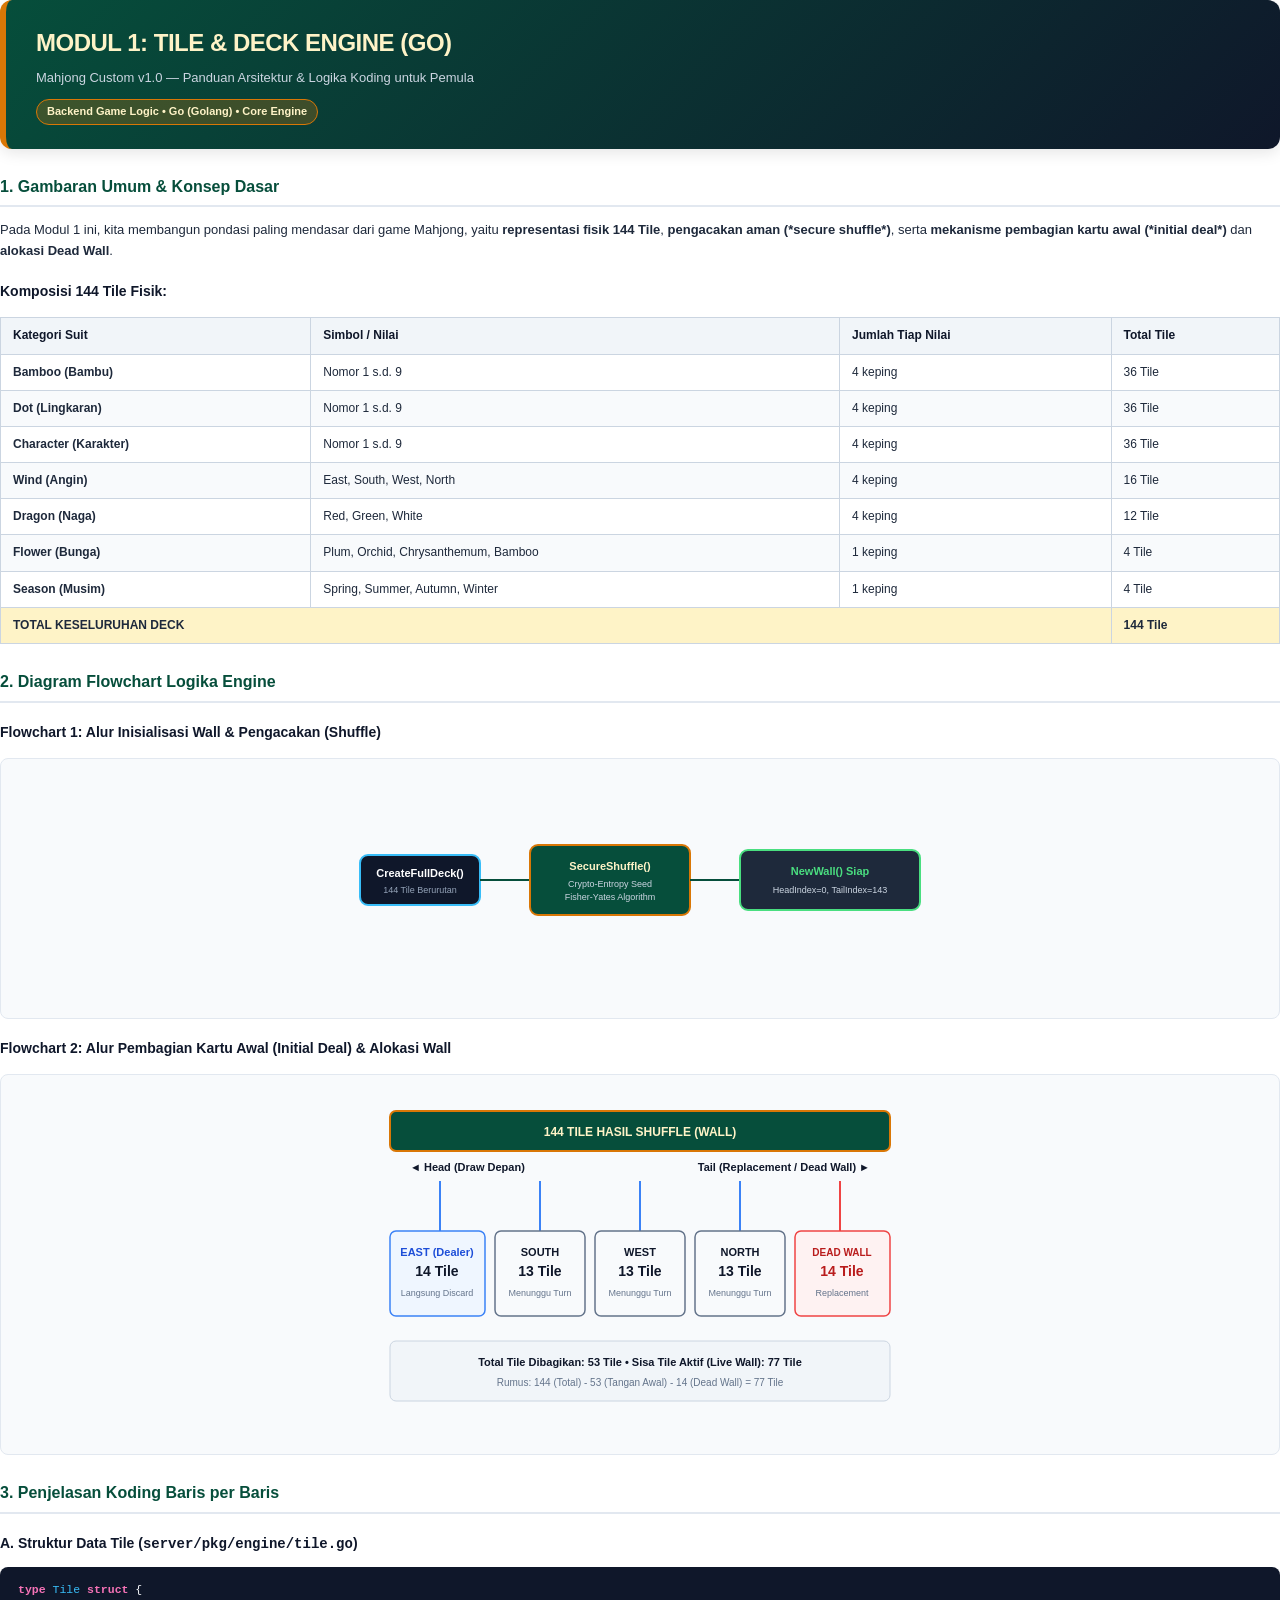
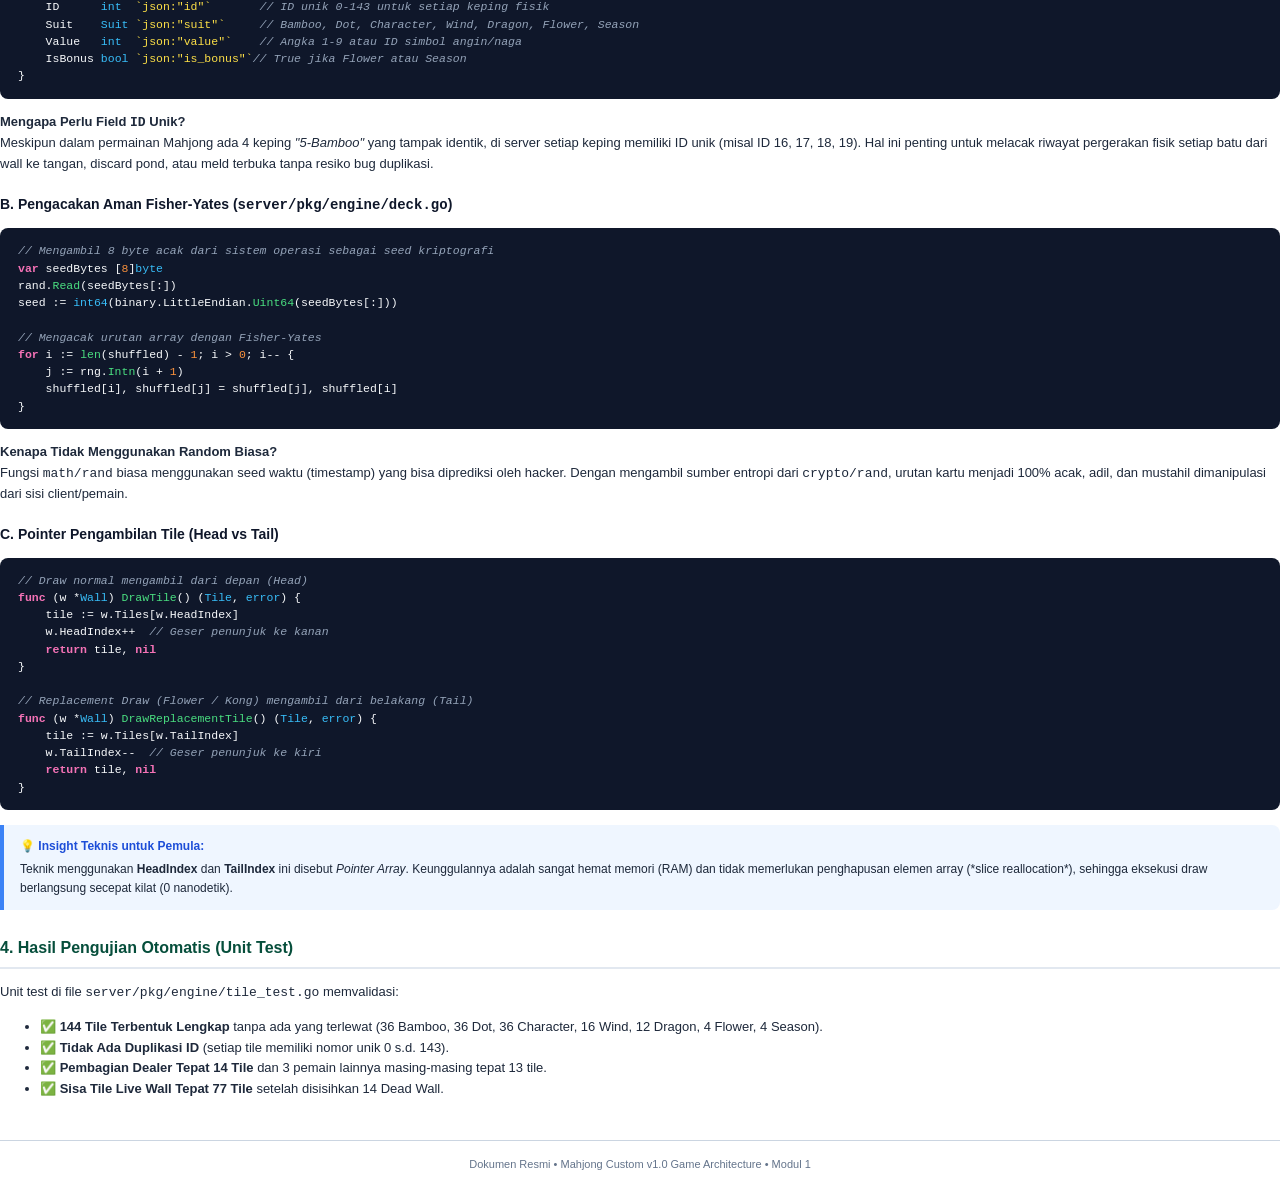
<file: modul_1_doc.html>
<!DOCTYPE html>
<html lang="id">
<head>
<meta charset="UTF-8">
<title>Modul 1: Tile & Deck Engine - Mahjong Custom v1.0</title>
<style>
  @page {
    size: A4;
    margin: 1.5cm;
  }
  body {
    font-family: 'Segoe UI', -apple-system, BlinkMacSystemFont, Roboto, Helvetica, Arial, sans-serif;
    color: #1e293b;
    background-color: #ffffff;
    line-height: 1.6;
    margin: 0;
    padding: 0;
    font-size: 13px;
  }
  .header-card {
    background: linear-gradient(135deg, #064e3b 0%, #0f172a 100%);
    color: #ffffff;
    padding: 24px 30px;
    border-radius: 12px;
    margin-bottom: 25px;
    box-shadow: 0 4px 15px rgba(0,0,0,0.1);
    border-left: 6px solid #d97706;
  }
  .header-card h1 {
    margin: 0 0 6px 0;
    font-size: 24px;
    letter-spacing: -0.5px;
    color: #fef3c7;
  }
  .header-card p {
    margin: 0;
    font-size: 13px;
    color: #cbd5e1;
  }
  .badge {
    display: inline-block;
    background: rgba(217, 119, 6, 0.25);
    color: #fef3c7;
    border: 1px solid #d97706;
    padding: 3px 10px;
    border-radius: 20px;
    font-size: 11px;
    font-weight: 600;
    margin-top: 10px;
  }
  h2 {
    color: #064e3b;
    border-bottom: 2px solid #e2e8f0;
    padding-bottom: 6px;
    margin-top: 25px;
    margin-bottom: 12px;
    font-size: 16px;
  }
  h3 {
    color: #0f172a;
    margin-top: 18px;
    margin-bottom: 8px;
    font-size: 14px;
  }
  table {
    width: 100%;
    border-collapse: collapse;
    margin: 15px 0;
    font-size: 12px;
  }
  th, td {
    border: 1px solid #cbd5e1;
    padding: 8px 12px;
    text-align: left;
  }
  th {
    background-color: #f1f5f9;
    color: #0f172a;
    font-weight: 600;
  }
  tr:nth-child(even) {
    background-color: #f8fafc;
  }
  .flowchart-container {
    background: #f8fafc;
    border: 1px solid #e2e8f0;
    border-radius: 8px;
    padding: 16px;
    margin: 15px 0;
    text-align: center;
  }
  .code-box {
    background: #0f172a;
    color: #f8fafc;
    padding: 14px 18px;
    border-radius: 8px;
    font-family: 'Consolas', 'Courier New', monospace;
    font-size: 11.5px;
    line-height: 1.5;
    overflow-x: auto;
    margin: 12px 0;
  }
  .code-keyword { color: #f472b6; font-weight: bold; }
  .code-type { color: #38bdf8; }
  .code-func { color: #4ade80; }
  .code-comment { color: #94a3b8; font-style: italic; }
  .code-string { color: #fde047; }
  .code-num { color: #fb923c; }

  .callout {
    background: #eff6ff;
    border-left: 4px solid #3b82f6;
    padding: 12px 16px;
    border-radius: 0 8px 8px 0;
    margin: 15px 0;
    font-size: 12px;
  }
  .callout-title {
    font-weight: 700;
    color: #1d4ed8;
    margin-bottom: 4px;
  }
  .page-break {
    page-break-before: always;
  }
</style>
</head>
<body>

<div class="header-card">
  <h1>MODUL 1: TILE & DECK ENGINE (GO)</h1>
  <p>Mahjong Custom v1.0 — Panduan Arsitektur & Logika Koding untuk Pemula</p>
  <span class="badge">Backend Game Logic &bull; Go (Golang) &bull; Core Engine</span>
</div>

<h2>1. Gambaran Umum & Konsep Dasar</h2>
<p>
  Pada Modul 1 ini, kita membangun pondasi paling mendasar dari game Mahjong, yaitu <strong>representasi fisik 144 Tile</strong>, <strong>pengacakan aman (*secure shuffle*)</strong>, serta <strong>mekanisme pembagian kartu awal (*initial deal*)</strong> dan <strong>alokasi Dead Wall</strong>.
</p>

<h3>Komposisi 144 Tile Fisik:</h3>
<table>
  <thead>
    <tr>
      <th>Kategori Suit</th>
      <th>Simbol / Nilai</th>
      <th>Jumlah Tiap Nilai</th>
      <th>Total Tile</th>
    </tr>
  </thead>
  <tbody>
    <tr>
      <td><strong>Bamboo (Bambu)</strong></td>
      <td>Nomor 1 s.d. 9</td>
      <td>4 keping</td>
      <td>36 Tile</td>
    </tr>
    <tr>
      <td><strong>Dot (Lingkaran)</strong></td>
      <td>Nomor 1 s.d. 9</td>
      <td>4 keping</td>
      <td>36 Tile</td>
    </tr>
    <tr>
      <td><strong>Character (Karakter)</strong></td>
      <td>Nomor 1 s.d. 9</td>
      <td>4 keping</td>
      <td>36 Tile</td>
    </tr>
    <tr>
      <td><strong>Wind (Angin)</strong></td>
      <td>East, South, West, North</td>
      <td>4 keping</td>
      <td>16 Tile</td>
    </tr>
    <tr>
      <td><strong>Dragon (Naga)</strong></td>
      <td>Red, Green, White</td>
      <td>4 keping</td>
      <td>12 Tile</td>
    </tr>
    <tr>
      <td><strong>Flower (Bunga)</strong></td>
      <td>Plum, Orchid, Chrysanthemum, Bamboo</td>
      <td>1 keping</td>
      <td>4 Tile</td>
    </tr>
    <tr>
      <td><strong>Season (Musim)</strong></td>
      <td>Spring, Summer, Autumn, Winter</td>
      <td>1 keping</td>
      <td>4 Tile</td>
    </tr>
    <tr style="font-weight: bold; background-color: #fef3c7;">
      <td colspan="3">TOTAL KESELURUHAN DECK</td>
      <td>144 Tile</td>
    </tr>
  </tbody>
</table>

<h2>2. Diagram Flowchart Logika Engine</h2>

<h3>Flowchart 1: Alur Inisialisasi Wall & Pengacakan (Shuffle)</h3>
<div class="flowchart-container">
  <svg width="600" height="220" viewBox="0 0 600 220" xmlns="http://www.w3.org/2000/svg">
    <!-- Node 1 -->
    <rect x="20" y="80" width="120" height="50" rx="8" fill="#0f172a" stroke="#38bdf8" stroke-width="2"/>
    <text x="80" y="102" fill="#ffffff" font-size="11" font-weight="bold" text-anchor="middle">CreateFullDeck()</text>
    <text x="80" y="118" fill="#94a3b8" font-size="9" text-anchor="middle">144 Tile Berurutan</text>

    <!-- Arrow 1 -->
    <line x1="140" y1="105" x2="190" y2="105" stroke="#064e3b" stroke-width="2" marker-end="url(#arrow)"/>
    
    <!-- Node 2 -->
    <rect x="190" y="70" width="160" height="70" rx="8" fill="#064e3b" stroke="#d97706" stroke-width="2"/>
    <text x="270" y="95" fill="#fef3c7" font-size="11" font-weight="bold" text-anchor="middle">SecureShuffle()</text>
    <text x="270" y="112" fill="#cbd5e1" font-size="9" text-anchor="middle">Crypto-Entropy Seed</text>
    <text x="270" y="125" fill="#cbd5e1" font-size="9" text-anchor="middle">Fisher-Yates Algorithm</text>

    <!-- Arrow 2 -->
    <line x1="350" y1="105" x2="400" y2="105" stroke="#064e3b" stroke-width="2"/>

    <!-- Node 3 -->
    <rect x="400" y="75" width="180" height="60" rx="8" fill="#1e293b" stroke="#4ade80" stroke-width="2"/>
    <text x="490" y="100" fill="#4ade80" font-size="11" font-weight="bold" text-anchor="middle">NewWall() Siap</text>
    <text x="490" y="118" fill="#cbd5e1" font-size="9" text-anchor="middle">HeadIndex=0, TailIndex=143</text>
  </svg>
</div>

<div class="page-break"></div>

<h3>Flowchart 2: Alur Pembagian Kartu Awal (Initial Deal) & Alokasi Wall</h3>
<div class="flowchart-container">
  <svg width="600" height="340" viewBox="0 0 600 340" xmlns="http://www.w3.org/2000/svg">
    <!-- Top Wall Representation -->
    <rect x="50" y="20" width="500" height="40" rx="6" fill="#064e3b" stroke="#d97706" stroke-width="2"/>
    <text x="300" y="45" fill="#fef3c7" font-size="12" font-weight="bold" text-anchor="middle">144 TILE HASIL SHUFFLE (WALL)</text>

    <!-- Head & Tail pointers -->
    <text x="70" y="80" fill="#0f172a" font-size="11" font-weight="bold">◄ Head (Draw Depan)</text>
    <text x="530" y="80" fill="#0f172a" font-size="11" font-weight="bold" text-anchor="end">Tail (Replacement / Dead Wall) ►</text>

    <!-- Distribution Lines -->
    <line x1="100" y1="90" x2="100" y2="140" stroke="#3b82f6" stroke-width="2"/>
    <line x1="200" y1="90" x2="200" y2="140" stroke="#3b82f6" stroke-width="2"/>
    <line x1="300" y1="90" x2="300" y2="140" stroke="#3b82f6" stroke-width="2"/>
    <line x1="400" y1="90" x2="400" y2="140" stroke="#3b82f6" stroke-width="2"/>
    <line x1="500" y1="90" x2="500" y2="140" stroke="#ef4444" stroke-width="2"/>

    <!-- Player Box 1: East -->
    <rect x="50" y="140" width="95" height="85" rx="6" fill="#eff6ff" stroke="#3b82f6" stroke-width="1.5"/>
    <text x="97" y="165" fill="#1d4ed8" font-size="11" font-weight="bold" text-anchor="middle">EAST (Dealer)</text>
    <text x="97" y="185" fill="#0f172a" font-size="14" font-weight="bold" text-anchor="middle">14 Tile</text>
    <text x="97" y="205" fill="#64748b" font-size="9" text-anchor="middle">Langsung Discard</text>

    <!-- Player Box 2: South -->
    <rect x="155" y="140" width="90" height="85" rx="6" fill="#f8fafc" stroke="#64748b" stroke-width="1.5"/>
    <text x="200" y="165" fill="#0f172a" font-size="11" font-weight="bold" text-anchor="middle">SOUTH</text>
    <text x="200" y="185" fill="#0f172a" font-size="14" font-weight="bold" text-anchor="middle">13 Tile</text>
    <text x="200" y="205" fill="#64748b" font-size="9" text-anchor="middle">Menunggu Turn</text>

    <!-- Player Box 3: West -->
    <rect x="255" y="140" width="90" height="85" rx="6" fill="#f8fafc" stroke="#64748b" stroke-width="1.5"/>
    <text x="300" y="165" fill="#0f172a" font-size="11" font-weight="bold" text-anchor="middle">WEST</text>
    <text x="300" y="185" fill="#0f172a" font-size="14" font-weight="bold" text-anchor="middle">13 Tile</text>
    <text x="300" y="205" fill="#64748b" font-size="9" text-anchor="middle">Menunggu Turn</text>

    <!-- Player Box 4: North -->
    <rect x="355" y="140" width="90" height="85" rx="6" fill="#f8fafc" stroke="#64748b" stroke-width="1.5"/>
    <text x="400" y="165" fill="#0f172a" font-size="11" font-weight="bold" text-anchor="middle">NORTH</text>
    <text x="400" y="185" fill="#0f172a" font-size="14" font-weight="bold" text-anchor="middle">13 Tile</text>
    <text x="400" y="205" fill="#64748b" font-size="9" text-anchor="middle">Menunggu Turn</text>

    <!-- Dead Wall Box -->
    <rect x="455" y="140" width="95" height="85" rx="6" fill="#fef2f2" stroke="#ef4444" stroke-width="1.5"/>
    <text x="502" y="165" fill="#b91c1c" font-size="10" font-weight="bold" text-anchor="middle">DEAD WALL</text>
    <text x="502" y="185" fill="#b91c1c" font-size="14" font-weight="bold" text-anchor="middle">14 Tile</text>
    <text x="502" y="205" fill="#64748b" font-size="9" text-anchor="middle">Replacement</text>

    <!-- Bottom summary box -->
    <rect x="50" y="250" width="500" height="60" rx="6" fill="#f1f5f9" stroke="#cbd5e1" stroke-width="1"/>
    <text x="300" y="275" fill="#0f172a" font-size="11" font-weight="bold" text-anchor="middle">Total Tile Dibagikan: 53 Tile &bull; Sisa Tile Aktif (Live Wall): 77 Tile</text>
    <text x="300" y="295" fill="#64748b" font-size="10" text-anchor="middle">Rumus: 144 (Total) - 53 (Tangan Awal) - 14 (Dead Wall) = 77 Tile</text>
  </svg>
</div>

<h2>3. Penjelasan Koding Baris per Baris</h2>

<h3>A. Struktur Data Tile (<code>server/pkg/engine/tile.go</code>)</h3>
<div class="code-box">
<span class="code-keyword">type</span> <span class="code-type">Tile</span> <span class="code-keyword">struct</span> {<br>
&nbsp;&nbsp;&nbsp;&nbsp;ID &nbsp;&nbsp;&nbsp;&nbsp;&nbsp;<span class="code-type">int</span> &nbsp;<span class="code-string">`json:"id"`</span> &nbsp;&nbsp;&nbsp;&nbsp;&nbsp;&nbsp;<span class="code-comment">// ID unik 0-143 untuk setiap keping fisik</span><br>
&nbsp;&nbsp;&nbsp;&nbsp;Suit &nbsp;&nbsp;&nbsp;<span class="code-type">Suit</span> <span class="code-string">`json:"suit"`</span> &nbsp;&nbsp;&nbsp;&nbsp;<span class="code-comment">// Bamboo, Dot, Character, Wind, Dragon, Flower, Season</span><br>
&nbsp;&nbsp;&nbsp;&nbsp;Value &nbsp;&nbsp;<span class="code-type">int</span> &nbsp;<span class="code-string">`json:"value"`</span> &nbsp;&nbsp;&nbsp;<span class="code-comment">// Angka 1-9 atau ID simbol angin/naga</span><br>
&nbsp;&nbsp;&nbsp;&nbsp;IsBonus <span class="code-type">bool</span> <span class="code-string">`json:"is_bonus"`</span><span class="code-comment">// True jika Flower atau Season</span><br>
}
</div>
<p>
  <strong>Mengapa Perlu Field <code>ID</code> Unik?</strong><br>
  Meskipun dalam permainan Mahjong ada 4 keping <em>"5-Bamboo"</em> yang tampak identik, di server setiap keping memiliki ID unik (misal ID 16, 17, 18, 19). Hal ini penting untuk melacak riwayat pergerakan fisik setiap batu dari wall ke tangan, discard pond, atau meld terbuka tanpa resiko bug duplikasi.
</p>

<h3>B. Pengacakan Aman Fisher-Yates (<code>server/pkg/engine/deck.go</code>)</h3>
<div class="code-box">
<span class="code-comment">// Mengambil 8 byte acak dari sistem operasi sebagai seed kriptografi</span><br>
<span class="code-keyword">var</span> seedBytes [<span class="code-num">8</span>]<span class="code-type">byte</span><br>
rand.<span class="code-func">Read</span>(seedBytes[:])<br>
seed := <span class="code-type">int64</span>(binary.LittleEndian.<span class="code-func">Uint64</span>(seedBytes[:]))<br>
<br>
<span class="code-comment">// Mengacak urutan array dengan Fisher-Yates</span><br>
<span class="code-keyword">for</span> i := <span class="code-func">len</span>(shuffled) - <span class="code-num">1</span>; i &gt; <span class="code-num">0</span>; i-- {<br>
&nbsp;&nbsp;&nbsp;&nbsp;j := rng.<span class="code-func">Intn</span>(i + <span class="code-num">1</span>)<br>
&nbsp;&nbsp;&nbsp;&nbsp;shuffled[i], shuffled[j] = shuffled[j], shuffled[i]<br>
}
</div>
<p>
  <strong>Kenapa Tidak Menggunakan Random Biasa?</strong><br>
  Fungsi <code>math/rand</code> biasa menggunakan seed waktu (timestamp) yang bisa diprediksi oleh hacker. Dengan mengambil sumber entropi dari <code>crypto/rand</code>, urutan kartu menjadi 100% acak, adil, dan mustahil dimanipulasi dari sisi client/pemain.
</p>

<div class="page-break"></div>

<h3>C. Pointer Pengambilan Tile (Head vs Tail)</h3>
<div class="code-box">
<span class="code-comment">// Draw normal mengambil dari depan (Head)</span><br>
<span class="code-keyword">func</span> (w *<span class="code-type">Wall</span>) <span class="code-func">DrawTile</span>() (<span class="code-type">Tile</span>, <span class="code-type">error</span>) {<br>
&nbsp;&nbsp;&nbsp;&nbsp;tile := w.Tiles[w.HeadIndex]<br>
&nbsp;&nbsp;&nbsp;&nbsp;w.HeadIndex++ &nbsp;<span class="code-comment">// Geser penunjuk ke kanan</span><br>
&nbsp;&nbsp;&nbsp;&nbsp;<span class="code-keyword">return</span> tile, <span class="code-keyword">nil</span><br>
}<br>
<br>
<span class="code-comment">// Replacement Draw (Flower / Kong) mengambil dari belakang (Tail)</span><br>
<span class="code-keyword">func</span> (w *<span class="code-type">Wall</span>) <span class="code-func">DrawReplacementTile</span>() (<span class="code-type">Tile</span>, <span class="code-type">error</span>) {<br>
&nbsp;&nbsp;&nbsp;&nbsp;tile := w.Tiles[w.TailIndex]<br>
&nbsp;&nbsp;&nbsp;&nbsp;w.TailIndex-- &nbsp;<span class="code-comment">// Geser penunjuk ke kiri</span><br>
&nbsp;&nbsp;&nbsp;&nbsp;<span class="code-keyword">return</span> tile, <span class="code-keyword">nil</span><br>
}
</div>

<div class="callout">
  <div class="callout-title">💡 Insight Teknis untuk Pemula:</div>
  Teknik menggunakan <strong>HeadIndex</strong> dan <strong>TailIndex</strong> ini disebut <em>Pointer Array</em>. Keunggulannya adalah sangat hemat memori (RAM) dan tidak memerlukan penghapusan elemen array (*slice reallocation*), sehingga eksekusi draw berlangsung secepat kilat (0 nanodetik).
</div>

<h2>4. Hasil Pengujian Otomatis (Unit Test)</h2>
<p>
  Unit test di file <code>server/pkg/engine/tile_test.go</code> memvalidasi:
</p>
<ul>
  <li>✅ <strong>144 Tile Terbentuk Lengkap</strong> tanpa ada yang terlewat (36 Bamboo, 36 Dot, 36 Character, 16 Wind, 12 Dragon, 4 Flower, 4 Season).</li>
  <li>✅ <strong>Tidak Ada Duplikasi ID</strong> (setiap tile memiliki nomor unik 0 s.d. 143).</li>
  <li>✅ <strong>Pembagian Dealer Tepat 14 Tile</strong> dan 3 pemain lainnya masing-masing tepat 13 tile.</li>
  <li>✅ <strong>Sisa Tile Live Wall Tepat 77 Tile</strong> setelah disisihkan 14 Dead Wall.</li>
</ul>

<div style="margin-top: 40px; padding: 15px; border-top: 1px solid #cbd5e1; text-align: center; font-size: 11px; color: #64748b;">
  Dokumen Resmi &bull; Mahjong Custom v1.0 Game Architecture &bull; Modul 1
</div>

</body>
</html>
</file>
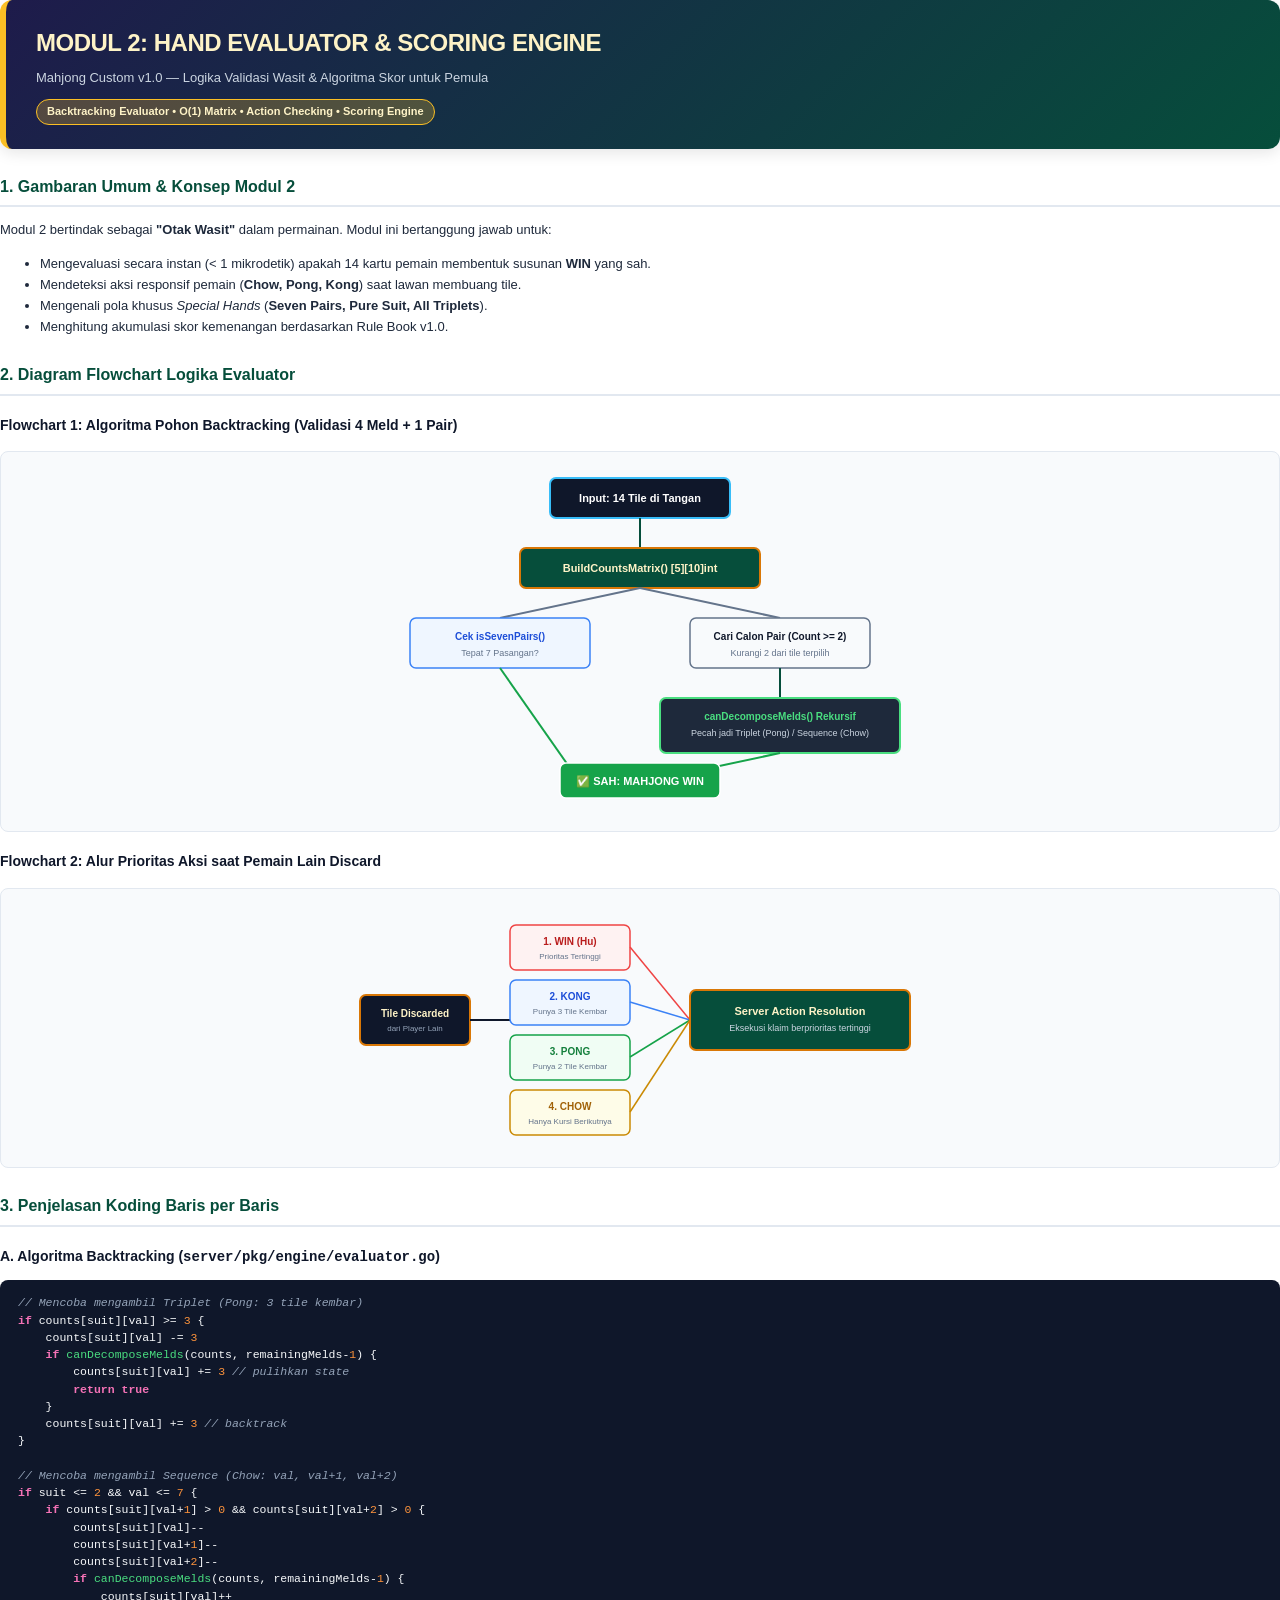
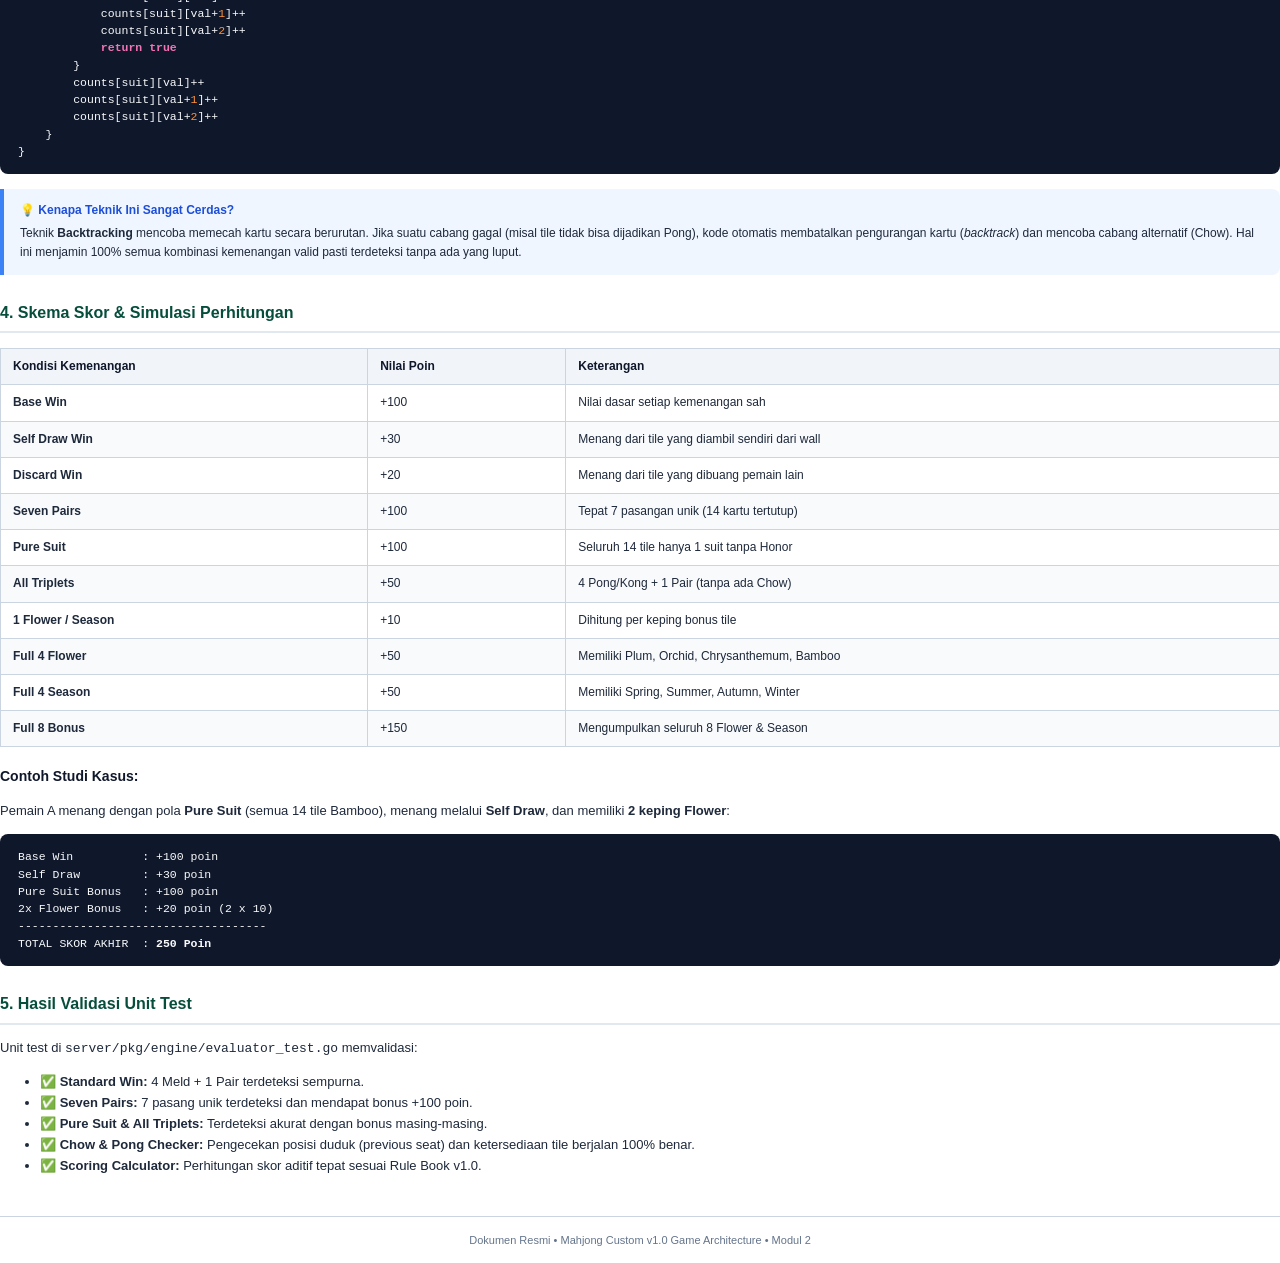
<file: modul_2_doc.html>
<!DOCTYPE html>
<html lang="id">
<head>
<meta charset="UTF-8">
<title>Modul 2: Hand Evaluator & Scoring Engine - Mahjong Custom v1.0</title>
<style>
  @page {
    size: A4;
    margin: 1.5cm;
  }
  body {
    font-family: 'Segoe UI', -apple-system, BlinkMacSystemFont, Roboto, Helvetica, Arial, sans-serif;
    color: #1e293b;
    background-color: #ffffff;
    line-height: 1.6;
    margin: 0;
    padding: 0;
    font-size: 13px;
  }
  .header-card {
    background: linear-gradient(135deg, #1e1b4b 0%, #064e3b 100%);
    color: #ffffff;
    padding: 24px 30px;
    border-radius: 12px;
    margin-bottom: 25px;
    box-shadow: 0 4px 15px rgba(0,0,0,0.1);
    border-left: 6px solid #fbbf24;
  }
  .header-card h1 {
    margin: 0 0 6px 0;
    font-size: 24px;
    letter-spacing: -0.5px;
    color: #fef3c7;
  }
  .header-card p {
    margin: 0;
    font-size: 13px;
    color: #cbd5e1;
  }
  .badge {
    display: inline-block;
    background: rgba(251, 191, 36, 0.25);
    color: #fef3c7;
    border: 1px solid #fbbf24;
    padding: 3px 10px;
    border-radius: 20px;
    font-size: 11px;
    font-weight: 600;
    margin-top: 10px;
  }
  h2 {
    color: #064e3b;
    border-bottom: 2px solid #e2e8f0;
    padding-bottom: 6px;
    margin-top: 25px;
    margin-bottom: 12px;
    font-size: 16px;
  }
  h3 {
    color: #0f172a;
    margin-top: 18px;
    margin-bottom: 8px;
    font-size: 14px;
  }
  table {
    width: 100%;
    border-collapse: collapse;
    margin: 15px 0;
    font-size: 12px;
  }
  th, td {
    border: 1px solid #cbd5e1;
    padding: 8px 12px;
    text-align: left;
  }
  th {
    background-color: #f1f5f9;
    color: #0f172a;
    font-weight: 600;
  }
  tr:nth-child(even) {
    background-color: #f8fafc;
  }
  .flowchart-container {
    background: #f8fafc;
    border: 1px solid #e2e8f0;
    border-radius: 8px;
    padding: 16px;
    margin: 15px 0;
    text-align: center;
  }
  .code-box {
    background: #0f172a;
    color: #f8fafc;
    padding: 14px 18px;
    border-radius: 8px;
    font-family: 'Consolas', 'Courier New', monospace;
    font-size: 11.5px;
    line-height: 1.5;
    overflow-x: auto;
    margin: 12px 0;
  }
  .code-keyword { color: #f472b6; font-weight: bold; }
  .code-type { color: #38bdf8; }
  .code-func { color: #4ade80; }
  .code-comment { color: #94a3b8; font-style: italic; }
  .code-string { color: #fde047; }
  .code-num { color: #fb923c; }

  .callout {
    background: #eff6ff;
    border-left: 4px solid #3b82f6;
    padding: 12px 16px;
    border-radius: 0 8px 8px 0;
    margin: 15px 0;
    font-size: 12px;
  }
  .callout-title {
    font-weight: 700;
    color: #1d4ed8;
    margin-bottom: 4px;
  }
  .page-break {
    page-break-before: always;
  }
</style>
</head>
<body>

<div class="header-card">
  <h1>MODUL 2: HAND EVALUATOR & SCORING ENGINE</h1>
  <p>Mahjong Custom v1.0 — Logika Validasi Wasit & Algoritma Skor untuk Pemula</p>
  <span class="badge">Backtracking Evaluator &bull; O(1) Matrix &bull; Action Checking &bull; Scoring Engine</span>
</div>

<h2>1. Gambaran Umum & Konsep Modul 2</h2>
<p>
  Modul 2 bertindak sebagai <strong>"Otak Wasit"</strong> dalam permainan. Modul ini bertanggung jawab untuk:
</p>
<ul>
  <li>Mengevaluasi secara instan (< 1 mikrodetik) apakah 14 kartu pemain membentuk susunan <strong>WIN</strong> yang sah.</li>
  <li>Mendeteksi aksi responsif pemain (<strong>Chow, Pong, Kong</strong>) saat lawan membuang tile.</li>
  <li>Mengenali pola khusus <em>Special Hands</em> (<strong>Seven Pairs, Pure Suit, All Triplets</strong>).</li>
  <li>Menghitung akumulasi skor kemenangan berdasarkan Rule Book v1.0.</li>
</ul>

<h2>2. Diagram Flowchart Logika Evaluator</h2>

<h3>Flowchart 1: Algoritma Pohon Backtracking (Validasi 4 Meld + 1 Pair)</h3>
<div class="flowchart-container">
  <svg width="600" height="340" viewBox="0 0 600 340" xmlns="http://www.w3.org/2000/svg">
    <!-- Root -->
    <rect x="210" y="10" width="180" height="40" rx="6" fill="#0f172a" stroke="#38bdf8" stroke-width="2"/>
    <text x="300" y="34" fill="#ffffff" font-size="11" font-weight="bold" text-anchor="middle">Input: 14 Tile di Tangan</text>

    <!-- Step 1: Matrix -->
    <line x1="300" y1="50" x2="300" y2="80" stroke="#064e3b" stroke-width="2"/>
    <rect x="180" y="80" width="240" height="40" rx="6" fill="#064e3b" stroke="#d97706" stroke-width="2"/>
    <text x="300" y="104" fill="#fef3c7" font-size="11" font-weight="bold" text-anchor="middle">BuildCountsMatrix() [5][10]int</text>

    <!-- Branch: Seven Pairs or Standard -->
    <line x1="300" y1="120" x2="160" y2="150" stroke="#64748b" stroke-width="2"/>
    <line x1="300" y1="120" x2="440" y2="150" stroke="#64748b" stroke-width="2"/>

    <!-- Left: Seven Pairs -->
    <rect x="70" y="150" width="180" height="50" rx="6" fill="#eff6ff" stroke="#3b82f6" stroke-width="1.5"/>
    <text x="160" y="172" fill="#1d4ed8" font-size="10" font-weight="bold" text-anchor="middle">Cek isSevenPairs()</text>
    <text x="160" y="188" fill="#64748b" font-size="9" text-anchor="middle">Tepat 7 Pasangan?</text>

    <!-- Right: Pair search -->
    <rect x="350" y="150" width="180" height="50" rx="6" fill="#f8fafc" stroke="#64748b" stroke-width="1.5"/>
    <text x="440" y="172" fill="#0f172a" font-size="10" font-weight="bold" text-anchor="middle">Cari Calon Pair (Count >= 2)</text>
    <text x="440" y="188" fill="#64748b" font-size="9" text-anchor="middle">Kurangi 2 dari tile terpilih</text>

    <!-- Recursive Backtracking -->
    <line x1="440" y1="200" x2="440" y2="230" stroke="#064e3b" stroke-width="2"/>
    <rect x="320" y="230" width="240" height="55" rx="6" fill="#1e293b" stroke="#4ade80" stroke-width="2"/>
    <text x="440" y="252" fill="#4ade80" font-size="10" font-weight="bold" text-anchor="middle">canDecomposeMelds() Rekursif</text>
    <text x="440" y="268" fill="#cbd5e1" font-size="9" text-anchor="middle">Pecah jadi Triplet (Pong) / Sequence (Chow)</text>

    <!-- Final Result -->
    <line x1="160" y1="200" x2="230" y2="300" stroke="#16a34a" stroke-width="2"/>
    <line x1="440" y1="285" x2="370" y2="300" stroke="#16a34a" stroke-width="2"/>
    <rect x="220" y="295" width="160" height="35" rx="6" fill="#16a34a" stroke="#ffffff" stroke-width="1.5"/>
    <text x="300" y="317" fill="#ffffff" font-size="11" font-weight="bold" text-anchor="middle">✅ SAH: MAHJONG WIN</text>
  </svg>
</div>

<div class="page-break"></div>

<h3>Flowchart 2: Alur Prioritas Aksi saat Pemain Lain Discard</h3>
<div class="flowchart-container">
  <svg width="600" height="240" viewBox="0 0 600 240" xmlns="http://www.w3.org/2000/svg">
    <!-- Discard Event -->
    <rect x="20" y="90" width="110" height="50" rx="6" fill="#0f172a" stroke="#d97706" stroke-width="2"/>
    <text x="75" y="112" fill="#fef3c7" font-size="10" font-weight="bold" text-anchor="middle">Tile Discarded</text>
    <text x="75" y="126" fill="#94a3b8" font-size="8" text-anchor="middle">dari Player Lain</text>

    <!-- Arrow to Priority Check -->
    <line x1="130" y1="115" x2="170" y2="115" stroke="#0f172a" stroke-width="2"/>

    <!-- Priority 1: WIN -->
    <rect x="170" y="20" width="120" height="45" rx="6" fill="#fef2f2" stroke="#ef4444" stroke-width="1.5"/>
    <text x="230" y="40" fill="#b91c1c" font-size="10" font-weight="bold" text-anchor="middle">1. WIN (Hu)</text>
    <text x="230" y="54" fill="#64748b" font-size="8" text-anchor="middle">Prioritas Tertinggi</text>

    <!-- Priority 2: KONG -->
    <rect x="170" y="75" width="120" height="45" rx="6" fill="#eff6ff" stroke="#3b82f6" stroke-width="1.5"/>
    <text x="230" y="95" fill="#1d4ed8" font-size="10" font-weight="bold" text-anchor="middle">2. KONG</text>
    <text x="230" y="109" fill="#64748b" font-size="8" text-anchor="middle">Punya 3 Tile Kembar</text>

    <!-- Priority 3: PONG -->
    <rect x="170" y="130" width="120" height="45" rx="6" fill="#f0fdf4" stroke="#16a34a" stroke-width="1.5"/>
    <text x="230" y="150" fill="#15803d" font-size="10" font-weight="bold" text-anchor="middle">3. PONG</text>
    <text x="230" y="164" fill="#64748b" font-size="8" text-anchor="middle">Punya 2 Tile Kembar</text>

    <!-- Priority 4: CHOW -->
    <rect x="170" y="185" width="120" height="45" rx="6" fill="#fefce8" stroke="#ca8a04" stroke-width="1.5"/>
    <text x="230" y="205" fill="#a16207" font-size="10" font-weight="bold" text-anchor="middle">4. CHOW</text>
    <text x="230" y="219" fill="#64748b" font-size="8" text-anchor="middle">Hanya Kursi Berikutnya</text>

    <!-- Resolution -->
    <line x1="290" y1="42" x2="350" y2="115" stroke="#ef4444" stroke-width="1.5"/>
    <line x1="290" y1="97" x2="350" y2="115" stroke="#3b82f6" stroke-width="1.5"/>
    <line x1="290" y1="152" x2="350" y2="115" stroke="#16a34a" stroke-width="1.5"/>
    <line x1="290" y1="207" x2="350" y2="115" stroke="#ca8a04" stroke-width="1.5"/>

    <rect x="350" y="85" width="220" height="60" rx="6" fill="#064e3b" stroke="#d97706" stroke-width="2"/>
    <text x="460" y="110" fill="#fef3c7" font-size="11" font-weight="bold" text-anchor="middle">Server Action Resolution</text>
    <text x="460" y="126" fill="#cbd5e1" font-size="9" text-anchor="middle">Eksekusi klaim berprioritas tertinggi</text>
  </svg>
</div>

<h2>3. Penjelasan Koding Baris per Baris</h2>

<h3>A. Algoritma Backtracking (<code>server/pkg/engine/evaluator.go</code>)</h3>
<div class="code-box">
<span class="code-comment">// Mencoba mengambil Triplet (Pong: 3 tile kembar)</span><br>
<span class="code-keyword">if</span> counts[suit][val] &gt;= <span class="code-num">3</span> {<br>
&nbsp;&nbsp;&nbsp;&nbsp;counts[suit][val] -= <span class="code-num">3</span><br>
&nbsp;&nbsp;&nbsp;&nbsp;<span class="code-keyword">if</span> <span class="code-func">canDecomposeMelds</span>(counts, remainingMelds-<span class="code-num">1</span>) {<br>
&nbsp;&nbsp;&nbsp;&nbsp;&nbsp;&nbsp;&nbsp;&nbsp;counts[suit][val] += <span class="code-num">3</span> <span class="code-comment">// pulihkan state</span><br>
&nbsp;&nbsp;&nbsp;&nbsp;&nbsp;&nbsp;&nbsp;&nbsp;<span class="code-keyword">return</span> <span class="code-keyword">true</span><br>
&nbsp;&nbsp;&nbsp;&nbsp;}<br>
&nbsp;&nbsp;&nbsp;&nbsp;counts[suit][val] += <span class="code-num">3</span> <span class="code-comment">// backtrack</span><br>
}<br>
<br>
<span class="code-comment">// Mencoba mengambil Sequence (Chow: val, val+1, val+2)</span><br>
<span class="code-keyword">if</span> suit &lt;= <span class="code-num">2</span> &amp;&amp; val &lt;= <span class="code-num">7</span> {<br>
&nbsp;&nbsp;&nbsp;&nbsp;<span class="code-keyword">if</span> counts[suit][val+<span class="code-num">1</span>] &gt; <span class="code-num">0</span> &amp;&amp; counts[suit][val+<span class="code-num">2</span>] &gt; <span class="code-num">0</span> {<br>
&nbsp;&nbsp;&nbsp;&nbsp;&nbsp;&nbsp;&nbsp;&nbsp;counts[suit][val]--<br>
&nbsp;&nbsp;&nbsp;&nbsp;&nbsp;&nbsp;&nbsp;&nbsp;counts[suit][val+<span class="code-num">1</span>]--<br>
&nbsp;&nbsp;&nbsp;&nbsp;&nbsp;&nbsp;&nbsp;&nbsp;counts[suit][val+<span class="code-num">2</span>]--<br>
&nbsp;&nbsp;&nbsp;&nbsp;&nbsp;&nbsp;&nbsp;&nbsp;<span class="code-keyword">if</span> <span class="code-func">canDecomposeMelds</span>(counts, remainingMelds-<span class="code-num">1</span>) {<br>
&nbsp;&nbsp;&nbsp;&nbsp;&nbsp;&nbsp;&nbsp;&nbsp;&nbsp;&nbsp;&nbsp;&nbsp;counts[suit][val]++<br>
&nbsp;&nbsp;&nbsp;&nbsp;&nbsp;&nbsp;&nbsp;&nbsp;&nbsp;&nbsp;&nbsp;&nbsp;counts[suit][val+<span class="code-num">1</span>]++<br>
&nbsp;&nbsp;&nbsp;&nbsp;&nbsp;&nbsp;&nbsp;&nbsp;&nbsp;&nbsp;&nbsp;&nbsp;counts[suit][val+<span class="code-num">2</span>]++<br>
&nbsp;&nbsp;&nbsp;&nbsp;&nbsp;&nbsp;&nbsp;&nbsp;&nbsp;&nbsp;&nbsp;&nbsp;<span class="code-keyword">return</span> <span class="code-keyword">true</span><br>
&nbsp;&nbsp;&nbsp;&nbsp;&nbsp;&nbsp;&nbsp;&nbsp;}<br>
&nbsp;&nbsp;&nbsp;&nbsp;&nbsp;&nbsp;&nbsp;&nbsp;counts[suit][val]++<br>
&nbsp;&nbsp;&nbsp;&nbsp;&nbsp;&nbsp;&nbsp;&nbsp;counts[suit][val+<span class="code-num">1</span>]++<br>
&nbsp;&nbsp;&nbsp;&nbsp;&nbsp;&nbsp;&nbsp;&nbsp;counts[suit][val+<span class="code-num">2</span>]++<br>
&nbsp;&nbsp;&nbsp;&nbsp;}<br>
}
</div>

<div class="callout">
  <div class="callout-title">💡 Kenapa Teknik Ini Sangat Cerdas?</div>
  Teknik <strong>Backtracking</strong> mencoba memecah kartu secara berurutan. Jika suatu cabang gagal (misal tile tidak bisa dijadikan Pong), kode otomatis membatalkan pengurangan kartu (<em>backtrack</em>) dan mencoba cabang alternatif (Chow). Hal ini menjamin 100% semua kombinasi kemenangan valid pasti terdeteksi tanpa ada yang luput.
</div>

<div class="page-break"></div>

<h2>4. Skema Skor & Simulasi Perhitungan</h2>

<table>
  <thead>
    <tr>
      <th>Kondisi Kemenangan</th>
      <th>Nilai Poin</th>
      <th>Keterangan</th>
    </tr>
  </thead>
  <tbody>
    <tr>
      <td><strong>Base Win</strong></td>
      <td>+100</td>
      <td>Nilai dasar setiap kemenangan sah</td>
    </tr>
    <tr>
      <td><strong>Self Draw Win</strong></td>
      <td>+30</td>
      <td>Menang dari tile yang diambil sendiri dari wall</td>
    </tr>
    <tr>
      <td><strong>Discard Win</strong></td>
      <td>+20</td>
      <td>Menang dari tile yang dibuang pemain lain</td>
    </tr>
    <tr>
      <td><strong>Seven Pairs</strong></td>
      <td>+100</td>
      <td>Tepat 7 pasangan unik (14 kartu tertutup)</td>
    </tr>
    <tr>
      <td><strong>Pure Suit</strong></td>
      <td>+100</td>
      <td>Seluruh 14 tile hanya 1 suit tanpa Honor</td>
    </tr>
    <tr>
      <td><strong>All Triplets</strong></td>
      <td>+50</td>
      <td>4 Pong/Kong + 1 Pair (tanpa ada Chow)</td>
    </tr>
    <tr>
      <td><strong>1 Flower / Season</strong></td>
      <td>+10</td>
      <td>Dihitung per keping bonus tile</td>
    </tr>
    <tr>
      <td><strong>Full 4 Flower</strong></td>
      <td>+50</td>
      <td>Memiliki Plum, Orchid, Chrysanthemum, Bamboo</td>
    </tr>
    <tr>
      <td><strong>Full 4 Season</strong></td>
      <td>+50</td>
      <td>Memiliki Spring, Summer, Autumn, Winter</td>
    </tr>
    <tr>
      <td><strong>Full 8 Bonus</strong></td>
      <td>+150</td>
      <td>Mengumpulkan seluruh 8 Flower & Season</td>
    </tr>
  </tbody>
</table>

<h3>Contoh Studi Kasus:</h3>
<p>
  Pemain A menang dengan pola <strong>Pure Suit</strong> (semua 14 tile Bamboo), menang melalui <strong>Self Draw</strong>, dan memiliki <strong>2 keping Flower</strong>:
</p>
<div class="code-box">
Base Win &nbsp;&nbsp;&nbsp;&nbsp;&nbsp;&nbsp;&nbsp;&nbsp;&nbsp;: +100 poin<br>
Self Draw &nbsp;&nbsp;&nbsp;&nbsp;&nbsp;&nbsp;&nbsp;&nbsp;: +30 poin<br>
Pure Suit Bonus &nbsp;&nbsp;: +100 poin<br>
2x Flower Bonus &nbsp;&nbsp;: +20 poin (2 x 10)<br>
------------------------------------<br>
TOTAL SKOR AKHIR &nbsp;: <strong>250 Poin</strong>
</div>

<h2>5. Hasil Validasi Unit Test</h2>
<p>Unit test di <code>server/pkg/engine/evaluator_test.go</code> memvalidasi:</p>
<ul>
  <li>✅ <strong>Standard Win:</strong> 4 Meld + 1 Pair terdeteksi sempurna.</li>
  <li>✅ <strong>Seven Pairs:</strong> 7 pasang unik terdeteksi dan mendapat bonus +100 poin.</li>
  <li>✅ <strong>Pure Suit & All Triplets:</strong> Terdeteksi akurat dengan bonus masing-masing.</li>
  <li>✅ <strong>Chow & Pong Checker:</strong> Pengecekan posisi duduk (previous seat) dan ketersediaan tile berjalan 100% benar.</li>
  <li>✅ <strong>Scoring Calculator:</strong> Perhitungan skor aditif tepat sesuai Rule Book v1.0.</li>
</ul>

<div style="margin-top: 40px; padding: 15px; border-top: 1px solid #cbd5e1; text-align: center; font-size: 11px; color: #64748b;">
  Dokumen Resmi &bull; Mahjong Custom v1.0 Game Architecture &bull; Modul 2
</div>

</body>
</html>
</file>
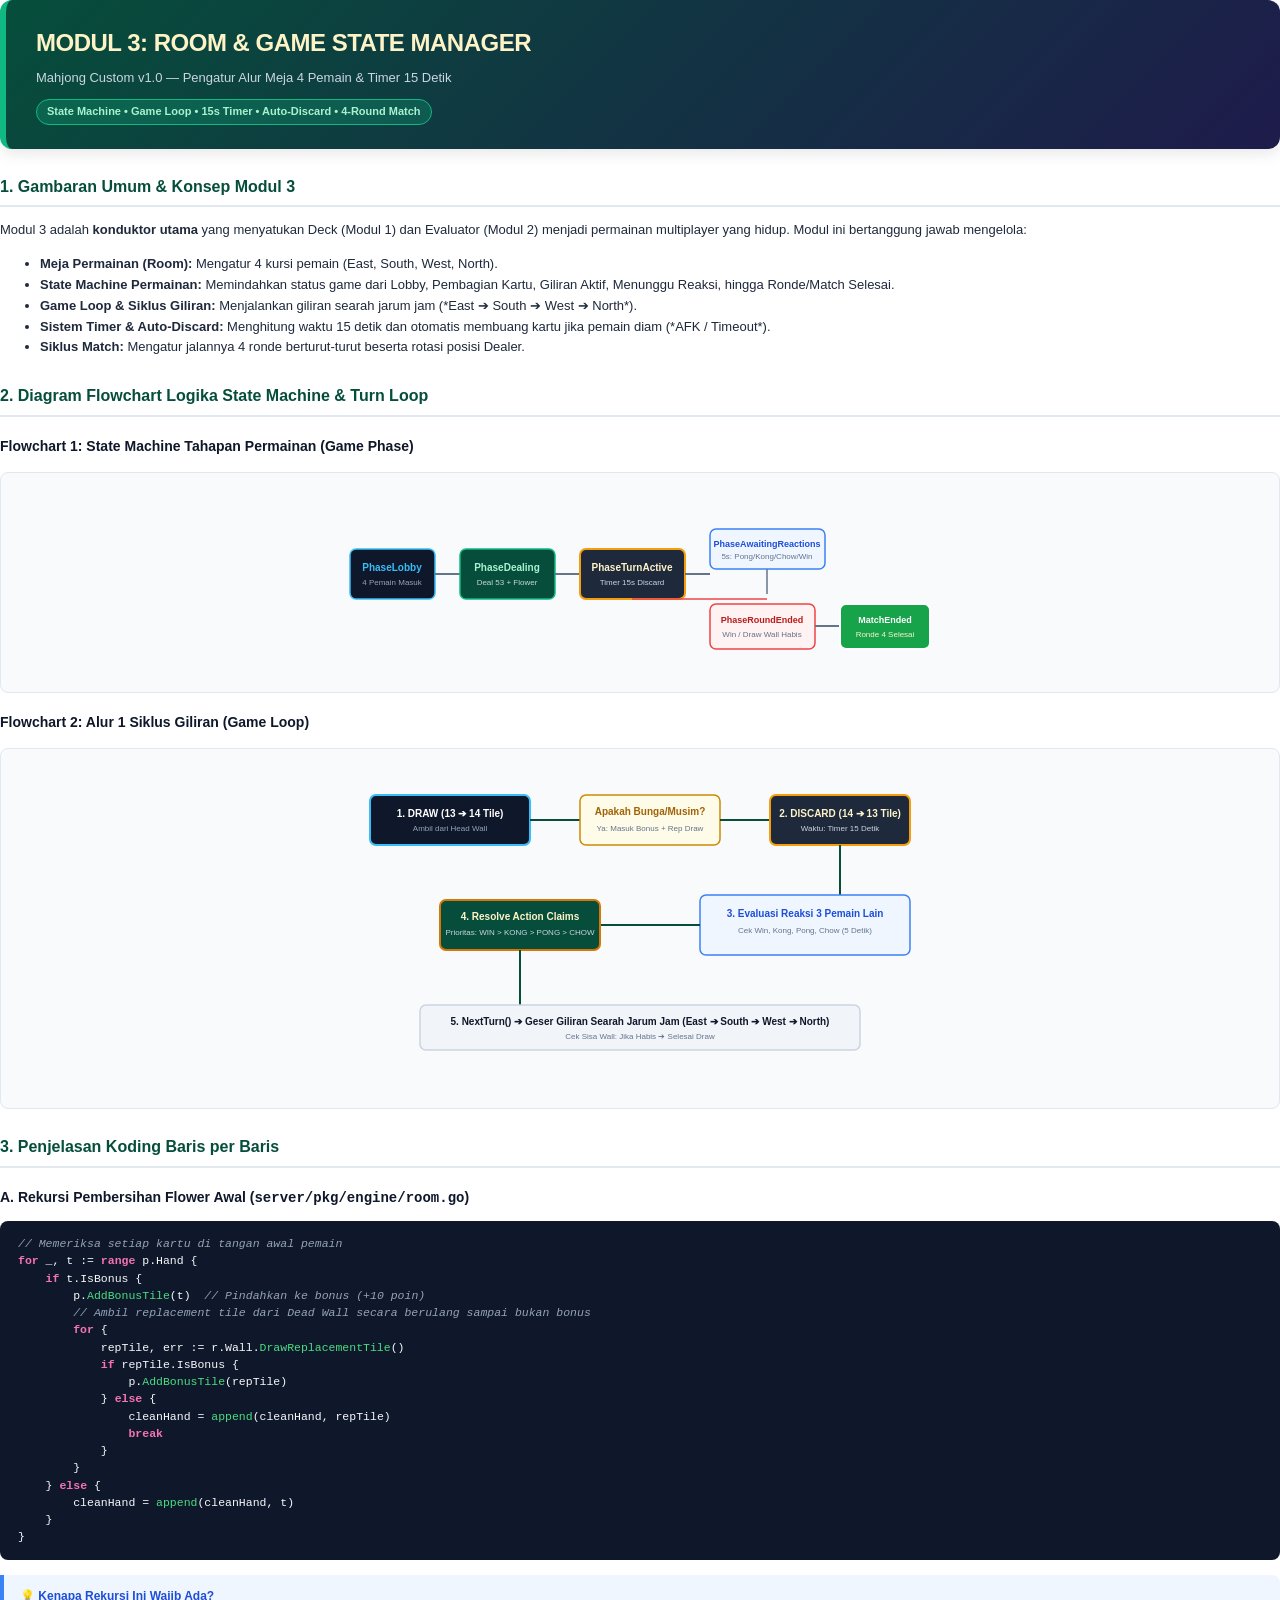
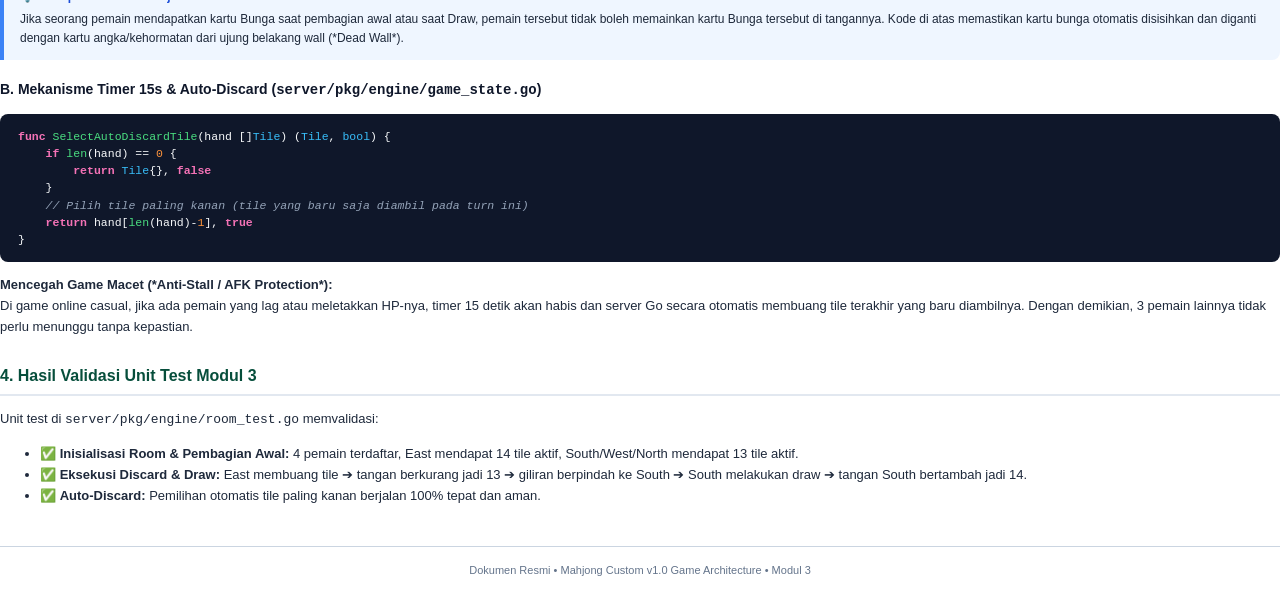
<file: modul_3_doc.html>
<!DOCTYPE html>
<html lang="id">
<head>
<meta charset="UTF-8">
<title>Modul 3: Room & Game State Manager - Mahjong Custom v1.0</title>
<style>
  @page {
    size: A4;
    margin: 1.5cm;
  }
  body {
    font-family: 'Segoe UI', -apple-system, BlinkMacSystemFont, Roboto, Helvetica, Arial, sans-serif;
    color: #1e293b;
    background-color: #ffffff;
    line-height: 1.6;
    margin: 0;
    padding: 0;
    font-size: 13px;
  }
  .header-card {
    background: linear-gradient(135deg, #064e3b 0%, #1e1b4b 100%);
    color: #ffffff;
    padding: 24px 30px;
    border-radius: 12px;
    margin-bottom: 25px;
    box-shadow: 0 4px 15px rgba(0,0,0,0.1);
    border-left: 6px solid #10b981;
  }
  .header-card h1 {
    margin: 0 0 6px 0;
    font-size: 24px;
    letter-spacing: -0.5px;
    color: #fef3c7;
  }
  .header-card p {
    margin: 0;
    font-size: 13px;
    color: #cbd5e1;
  }
  .badge {
    display: inline-block;
    background: rgba(16, 185, 129, 0.25);
    color: #a7f3d0;
    border: 1px solid #10b981;
    padding: 3px 10px;
    border-radius: 20px;
    font-size: 11px;
    font-weight: 600;
    margin-top: 10px;
  }
  h2 {
    color: #064e3b;
    border-bottom: 2px solid #e2e8f0;
    padding-bottom: 6px;
    margin-top: 25px;
    margin-bottom: 12px;
    font-size: 16px;
  }
  h3 {
    color: #0f172a;
    margin-top: 18px;
    margin-bottom: 8px;
    font-size: 14px;
  }
  table {
    width: 100%;
    border-collapse: collapse;
    margin: 15px 0;
    font-size: 12px;
  }
  th, td {
    border: 1px solid #cbd5e1;
    padding: 8px 12px;
    text-align: left;
  }
  th {
    background-color: #f1f5f9;
    color: #0f172a;
    font-weight: 600;
  }
  tr:nth-child(even) {
    background-color: #f8fafc;
  }
  .flowchart-container {
    background: #f8fafc;
    border: 1px solid #e2e8f0;
    border-radius: 8px;
    padding: 16px;
    margin: 15px 0;
    text-align: center;
  }
  .code-box {
    background: #0f172a;
    color: #f8fafc;
    padding: 14px 18px;
    border-radius: 8px;
    font-family: 'Consolas', 'Courier New', monospace;
    font-size: 11.5px;
    line-height: 1.5;
    overflow-x: auto;
    margin: 12px 0;
  }
  .code-keyword { color: #f472b6; font-weight: bold; }
  .code-type { color: #38bdf8; }
  .code-func { color: #4ade80; }
  .code-comment { color: #94a3b8; font-style: italic; }
  .code-string { color: #fde047; }
  .code-num { color: #fb923c; }

  .callout {
    background: #eff6ff;
    border-left: 4px solid #3b82f6;
    padding: 12px 16px;
    border-radius: 0 8px 8px 0;
    margin: 15px 0;
    font-size: 12px;
  }
  .callout-title {
    font-weight: 700;
    color: #1d4ed8;
    margin-bottom: 4px;
  }
  .page-break {
    page-break-before: always;
  }
</style>
</head>
<body>

<div class="header-card">
  <h1>MODUL 3: ROOM & GAME STATE MANAGER</h1>
  <p>Mahjong Custom v1.0 — Pengatur Alur Meja 4 Pemain & Timer 15 Detik</p>
  <span class="badge">State Machine &bull; Game Loop &bull; 15s Timer &bull; Auto-Discard &bull; 4-Round Match</span>
</div>

<h2>1. Gambaran Umum & Konsep Modul 3</h2>
<p>
  Modul 3 adalah <strong>konduktor utama</strong> yang menyatukan Deck (Modul 1) dan Evaluator (Modul 2) menjadi permainan multiplayer yang hidup. Modul ini bertanggung jawab mengelola:
</p>
<ul>
  <li><strong>Meja Permainan (Room):</strong> Mengatur 4 kursi pemain (East, South, West, North).</li>
  <li><strong>State Machine Permainan:</strong> Memindahkan status game dari Lobby, Pembagian Kartu, Giliran Aktif, Menunggu Reaksi, hingga Ronde/Match Selesai.</li>
  <li><strong>Game Loop & Siklus Giliran:</strong> Menjalankan giliran searah jarum jam (*East ➔ South ➔ West ➔ North*).</li>
  <li><strong>Sistem Timer & Auto-Discard:</strong> Menghitung waktu 15 detik dan otomatis membuang kartu jika pemain diam (*AFK / Timeout*).</li>
  <li><strong>Siklus Match:</strong> Mengatur jalannya 4 ronde berturut-turut beserta rotasi posisi Dealer.</li>
</ul>

<h2>2. Diagram Flowchart Logika State Machine & Turn Loop</h2>

<h3>Flowchart 1: State Machine Tahapan Permainan (Game Phase)</h3>
<div class="flowchart-container">
  <svg width="600" height="180" viewBox="0 0 600 180" xmlns="http://www.w3.org/2000/svg">
    <!-- Phase 1 -->
    <rect x="10" y="60" width="85" height="50" rx="6" fill="#0f172a" stroke="#38bdf8" stroke-width="1.5"/>
    <text x="52" y="82" fill="#38bdf8" font-size="10" font-weight="bold" text-anchor="middle">PhaseLobby</text>
    <text x="52" y="96" fill="#94a3b8" font-size="8" text-anchor="middle">4 Pemain Masuk</text>

    <!-- Arrow 1 -->
    <line x1="95" y1="85" x2="120" y2="85" stroke="#64748b" stroke-width="2"/>

    <!-- Phase 2 -->
    <rect x="120" y="60" width="95" height="50" rx="6" fill="#064e3b" stroke="#10b981" stroke-width="1.5"/>
    <text x="167" y="82" fill="#a7f3d0" font-size="10" font-weight="bold" text-anchor="middle">PhaseDealing</text>
    <text x="167" y="96" fill="#cbd5e1" font-size="8" text-anchor="middle">Deal 53 + Flower</text>

    <!-- Arrow 2 -->
    <line x1="215" y1="85" x2="240" y2="85" stroke="#64748b" stroke-width="2"/>

    <!-- Phase 3 -->
    <rect x="240" y="60" width="105" height="50" rx="6" fill="#1e293b" stroke="#f59e0b" stroke-width="2"/>
    <text x="292" y="82" fill="#fef3c7" font-size="10" font-weight="bold" text-anchor="middle">PhaseTurnActive</text>
    <text x="292" y="96" fill="#cbd5e1" font-size="8" text-anchor="middle">Timer 15s Discard</text>

    <!-- Arrow 3 (Bi-directional to Reaction) -->
    <line x1="345" y1="85" x2="370" y2="85" stroke="#64748b" stroke-width="2"/>

    <!-- Phase 4 -->
    <rect x="370" y="40" width="115" height="40" rx="6" fill="#eff6ff" stroke="#3b82f6" stroke-width="1.5"/>
    <text x="427" y="58" fill="#1d4ed8" font-size="9" font-weight="bold" text-anchor="middle">PhaseAwaitingReactions</text>
    <text x="427" y="70" fill="#64748b" font-size="8" text-anchor="middle">5s: Pong/Kong/Chow/Win</text>

    <!-- Arrow to Round Ended -->
    <line x1="427" y1="80" x2="427" y2="105" stroke="#64748b" stroke-width="1.5"/>
    <line x1="292" y1="110" x2="427" y2="110" stroke="#ef4444" stroke-width="1.5"/>

    <!-- Phase 5 -->
    <rect x="370" y="115" width="105" height="45" rx="6" fill="#fef2f2" stroke="#ef4444" stroke-width="1.5"/>
    <text x="422" y="134" fill="#b91c1c" font-size="9" font-weight="bold" text-anchor="middle">PhaseRoundEnded</text>
    <text x="422" y="148" fill="#64748b" font-size="8" text-anchor="middle">Win / Draw Wall Habis</text>

    <!-- Arrow 5 -->
    <line x1="475" y1="137" x2="500" y2="137" stroke="#64748b" stroke-width="2"/>

    <!-- Phase 6 -->
    <rect x="500" y="115" width="90" height="45" rx="6" fill="#16a34a" stroke="#ffffff" stroke-width="2"/>
    <text x="545" y="134" fill="#ffffff" font-size="9" font-weight="bold" text-anchor="middle">MatchEnded</text>
    <text x="545" y="148" fill="#fef3c7" font-size="8" text-anchor="middle">Ronde 4 Selesai</text>
  </svg>
</div>

<div class="page-break"></div>

<h3>Flowchart 2: Alur 1 Siklus Giliran (Game Loop)</h3>
<div class="flowchart-container">
  <svg width="600" height="320" viewBox="0 0 600 320" xmlns="http://www.w3.org/2000/svg">
    <!-- Step 1: Draw -->
    <rect x="30" y="30" width="160" height="50" rx="6" fill="#0f172a" stroke="#38bdf8" stroke-width="2"/>
    <text x="110" y="52" fill="#ffffff" font-size="10" font-weight="bold" text-anchor="middle">1. DRAW (13 ➔ 14 Tile)</text>
    <text x="110" y="66" fill="#94a3b8" font-size="8" text-anchor="middle">Ambil dari Head Wall</text>

    <!-- Branch: Flower Check -->
    <line x1="190" y1="55" x2="240" y2="55" stroke="#064e3b" stroke-width="2"/>
    <rect x="240" y="30" width="140" height="50" rx="6" fill="#fefce8" stroke="#ca8a04" stroke-width="1.5"/>
    <text x="310" y="50" fill="#a16207" font-size="10" font-weight="bold" text-anchor="middle">Apakah Bunga/Musim?</text>
    <text x="310" y="66" fill="#64748b" font-size="8" text-anchor="middle">Ya: Masuk Bonus + Rep Draw</text>

    <!-- Step 2: Discard -->
    <line x1="380" y1="55" x2="430" y2="55" stroke="#064e3b" stroke-width="2"/>
    <rect x="430" y="30" width="140" height="50" rx="6" fill="#1e293b" stroke="#f59e0b" stroke-width="2"/>
    <text x="500" y="52" fill="#fef3c7" font-size="10" font-weight="bold" text-anchor="middle">2. DISCARD (14 ➔ 13 Tile)</text>
    <text x="500" y="66" fill="#cbd5e1" font-size="8" text-anchor="middle">Waktu: Timer 15 Detik</text>

    <!-- Down to Reaction Evaluation -->
    <line x1="500" y1="80" x2="500" y2="130" stroke="#064e3b" stroke-width="2"/>
    <rect x="360" y="130" width="210" height="60" rx="6" fill="#eff6ff" stroke="#3b82f6" stroke-width="1.5"/>
    <text x="465" y="152" fill="#1d4ed8" font-size="10" font-weight="bold" text-anchor="middle">3. Evaluasi Reaksi 3 Pemain Lain</text>
    <text x="465" y="168" fill="#64748b" font-size="8" text-anchor="middle">Cek Win, Kong, Pong, Chow (5 Detik)</text>

    <!-- Reaction Decision -->
    <line x1="360" y1="160" x2="260" y2="160" stroke="#064e3b" stroke-width="2"/>
    <rect x="100" y="135" width="160" height="50" rx="6" fill="#064e3b" stroke="#d97706" stroke-width="2"/>
    <text x="180" y="155" fill="#fef3c7" font-size="10" font-weight="bold" text-anchor="middle">4. Resolve Action Claims</text>
    <text x="180" y="170" fill="#cbd5e1" font-size="8" text-anchor="middle">Prioritas: WIN > KONG > PONG > CHOW</text>

    <!-- Loop Back or Next Turn -->
    <line x1="180" y1="185" x2="180" y2="240" stroke="#064e3b" stroke-width="2"/>
    <rect x="80" y="240" width="440" height="45" rx="6" fill="#f1f5f9" stroke="#cbd5e1" stroke-width="1.5"/>
    <text x="300" y="260" fill="#0f172a" font-size="10" font-weight="bold" text-anchor="middle">5. NextTurn() ➔ Geser Giliran Searah Jarum Jam (East ➔ South ➔ West ➔ North)</text>
    <text x="300" y="274" fill="#64748b" font-size="8" text-anchor="middle">Cek Sisa Wall: Jika Habis ➔ Selesai Draw</text>
  </svg>
</div>

<h2>3. Penjelasan Koding Baris per Baris</h2>

<h3>A. Rekursi Pembersihan Flower Awal (<code>server/pkg/engine/room.go</code>)</h3>
<div class="code-box">
<span class="code-comment">// Memeriksa setiap kartu di tangan awal pemain</span><br>
<span class="code-keyword">for</span> _, t := <span class="code-keyword">range</span> p.Hand {<br>
&nbsp;&nbsp;&nbsp;&nbsp;<span class="code-keyword">if</span> t.IsBonus {<br>
&nbsp;&nbsp;&nbsp;&nbsp;&nbsp;&nbsp;&nbsp;&nbsp;p.<span class="code-func">AddBonusTile</span>(t) &nbsp;<span class="code-comment">// Pindahkan ke bonus (+10 poin)</span><br>
&nbsp;&nbsp;&nbsp;&nbsp;&nbsp;&nbsp;&nbsp;&nbsp;<span class="code-comment">// Ambil replacement tile dari Dead Wall secara berulang sampai bukan bonus</span><br>
&nbsp;&nbsp;&nbsp;&nbsp;&nbsp;&nbsp;&nbsp;&nbsp;<span class="code-keyword">for</span> {<br>
&nbsp;&nbsp;&nbsp;&nbsp;&nbsp;&nbsp;&nbsp;&nbsp;&nbsp;&nbsp;&nbsp;&nbsp;repTile, err := r.Wall.<span class="code-func">DrawReplacementTile</span>()<br>
&nbsp;&nbsp;&nbsp;&nbsp;&nbsp;&nbsp;&nbsp;&nbsp;&nbsp;&nbsp;&nbsp;&nbsp;<span class="code-keyword">if</span> repTile.IsBonus {<br>
&nbsp;&nbsp;&nbsp;&nbsp;&nbsp;&nbsp;&nbsp;&nbsp;&nbsp;&nbsp;&nbsp;&nbsp;&nbsp;&nbsp;&nbsp;&nbsp;p.<span class="code-func">AddBonusTile</span>(repTile)<br>
&nbsp;&nbsp;&nbsp;&nbsp;&nbsp;&nbsp;&nbsp;&nbsp;&nbsp;&nbsp;&nbsp;&nbsp;} <span class="code-keyword">else</span> {<br>
&nbsp;&nbsp;&nbsp;&nbsp;&nbsp;&nbsp;&nbsp;&nbsp;&nbsp;&nbsp;&nbsp;&nbsp;&nbsp;&nbsp;&nbsp;&nbsp;cleanHand = <span class="code-func">append</span>(cleanHand, repTile)<br>
&nbsp;&nbsp;&nbsp;&nbsp;&nbsp;&nbsp;&nbsp;&nbsp;&nbsp;&nbsp;&nbsp;&nbsp;&nbsp;&nbsp;&nbsp;&nbsp;<span class="code-keyword">break</span><br>
&nbsp;&nbsp;&nbsp;&nbsp;&nbsp;&nbsp;&nbsp;&nbsp;&nbsp;&nbsp;&nbsp;&nbsp;}<br>
&nbsp;&nbsp;&nbsp;&nbsp;&nbsp;&nbsp;&nbsp;&nbsp;}<br>
&nbsp;&nbsp;&nbsp;&nbsp;} <span class="code-keyword">else</span> {<br>
&nbsp;&nbsp;&nbsp;&nbsp;&nbsp;&nbsp;&nbsp;&nbsp;cleanHand = <span class="code-func">append</span>(cleanHand, t)<br>
&nbsp;&nbsp;&nbsp;&nbsp;}<br>
}
</div>

<div class="callout">
  <div class="callout-title">💡 Kenapa Rekursi Ini Wajib Ada?</div>
  Jika seorang pemain mendapatkan kartu Bunga saat pembagian awal atau saat Draw, pemain tersebut tidak boleh memainkan kartu Bunga tersebut di tangannya. Kode di atas memastikan kartu bunga otomatis disisihkan dan diganti dengan kartu angka/kehormatan dari ujung belakang wall (*Dead Wall*).
</div>

<div class="page-break"></div>

<h3>B. Mekanisme Timer 15s & Auto-Discard (<code>server/pkg/engine/game_state.go</code>)</h3>
<div class="code-box">
<span class="code-keyword">func</span> <span class="code-func">SelectAutoDiscardTile</span>(hand []<span class="code-type">Tile</span>) (<span class="code-type">Tile</span>, <span class="code-type">bool</span>) {<br>
&nbsp;&nbsp;&nbsp;&nbsp;<span class="code-keyword">if</span> <span class="code-func">len</span>(hand) == <span class="code-num">0</span> {<br>
&nbsp;&nbsp;&nbsp;&nbsp;&nbsp;&nbsp;&nbsp;&nbsp;<span class="code-keyword">return</span> <span class="code-type">Tile</span>{}, <span class="code-keyword">false</span><br>
&nbsp;&nbsp;&nbsp;&nbsp;}<br>
&nbsp;&nbsp;&nbsp;&nbsp;<span class="code-comment">// Pilih tile paling kanan (tile yang baru saja diambil pada turn ini)</span><br>
&nbsp;&nbsp;&nbsp;&nbsp;<span class="code-keyword">return</span> hand[<span class="code-func">len</span>(hand)-<span class="code-num">1</span>], <span class="code-keyword">true</span><br>
}
</div>
<p>
  <strong>Mencegah Game Macet (*Anti-Stall / AFK Protection*):</strong><br>
  Di game online casual, jika ada pemain yang lag atau meletakkan HP-nya, timer 15 detik akan habis dan server Go secara otomatis membuang tile terakhir yang baru diambilnya. Dengan demikian, 3 pemain lainnya tidak perlu menunggu tanpa kepastian.
</p>

<h2>4. Hasil Validasi Unit Test Modul 3</h2>
<p>Unit test di <code>server/pkg/engine/room_test.go</code> memvalidasi:</p>
<ul>
  <li>✅ <strong>Inisialisasi Room & Pembagian Awal:</strong> 4 pemain terdaftar, East mendapat 14 tile aktif, South/West/North mendapat 13 tile aktif.</li>
  <li>✅ <strong>Eksekusi Discard & Draw:</strong> East membuang tile ➔ tangan berkurang jadi 13 ➔ giliran berpindah ke South ➔ South melakukan draw ➔ tangan South bertambah jadi 14.</li>
  <li>✅ <strong>Auto-Discard:</strong> Pemilihan otomatis tile paling kanan berjalan 100% tepat dan aman.</li>
</ul>

<div style="margin-top: 40px; padding: 15px; border-top: 1px solid #cbd5e1; text-align: center; font-size: 11px; color: #64748b;">
  Dokumen Resmi &bull; Mahjong Custom v1.0 Game Architecture &bull; Modul 3
</div>

</body>
</html>
</file>
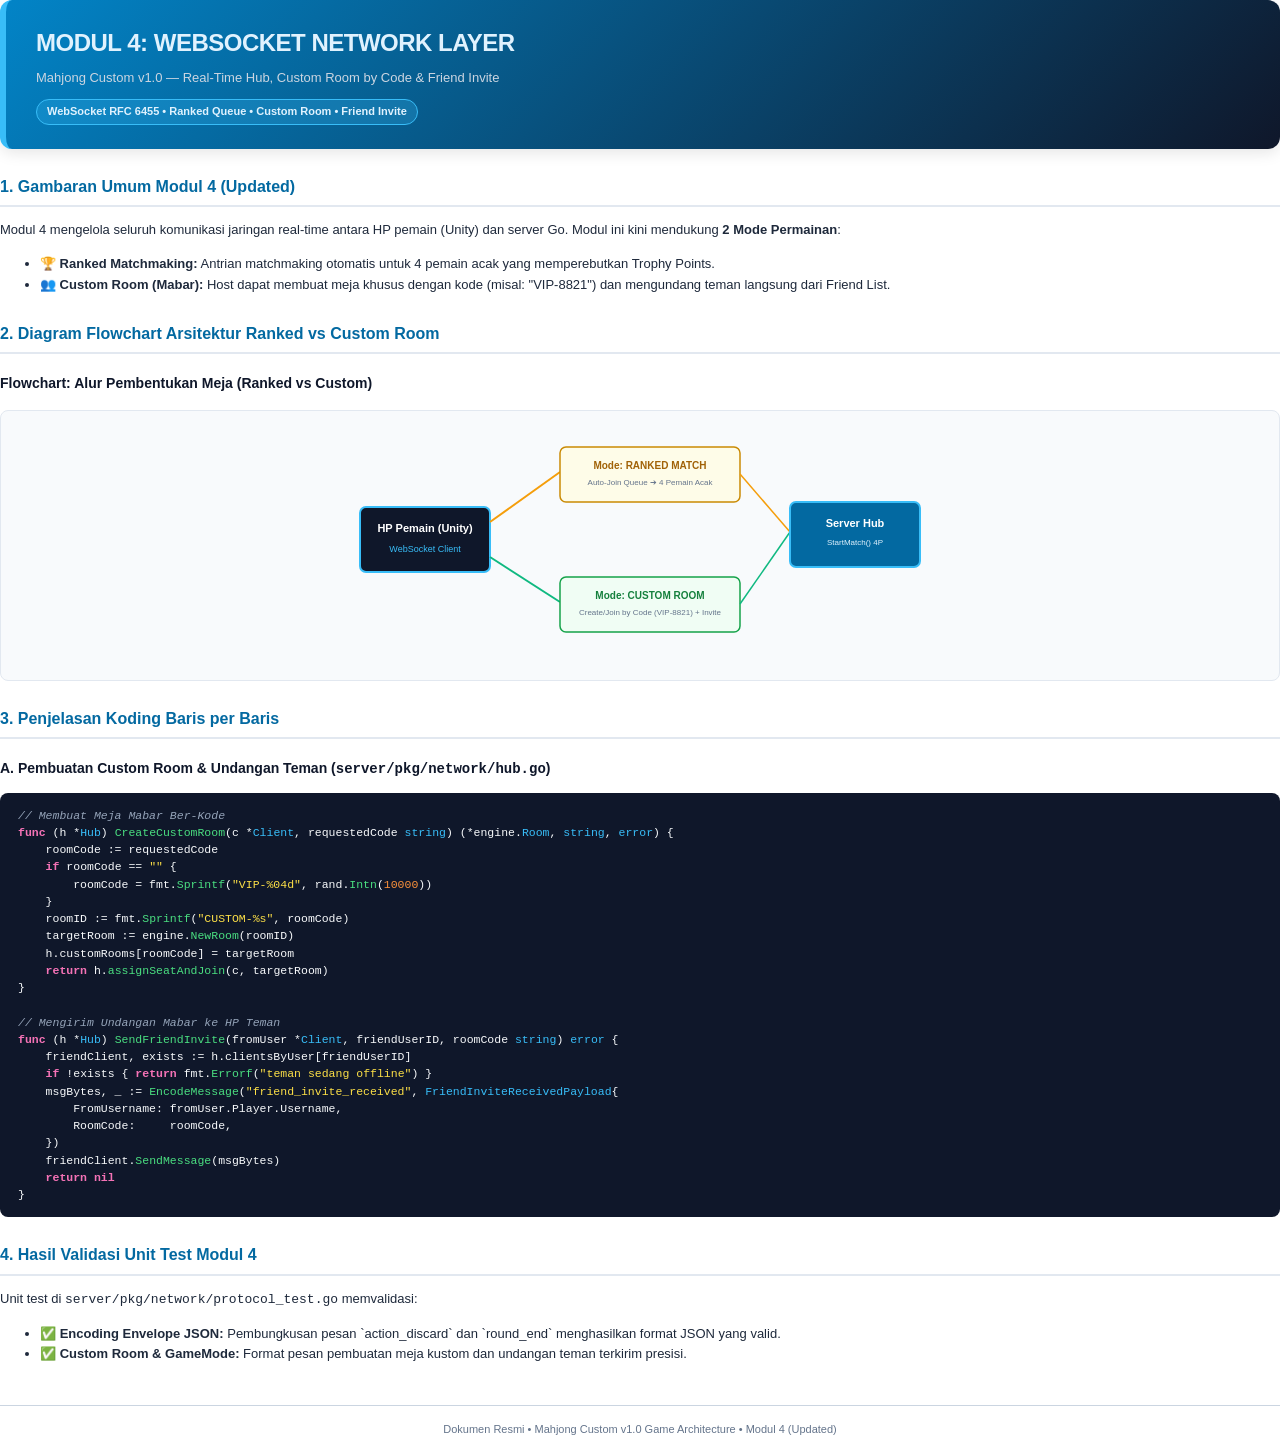
<file: modul_4_doc.html>
<!DOCTYPE html>
<html lang="id">
<head>
<meta charset="UTF-8">
<title>Modul 4: WebSocket Network Layer - Mahjong Custom v1.0</title>
<style>
  @page { size: A4; margin: 1.5cm; }
  body { font-family: 'Segoe UI', -apple-system, BlinkMacSystemFont, Roboto, Helvetica, Arial, sans-serif; color: #1e293b; background-color: #ffffff; line-height: 1.6; margin: 0; padding: 0; font-size: 13px; }
  .header-card { background: linear-gradient(135deg, #0284c7 0%, #0f172a 100%); color: #ffffff; padding: 24px 30px; border-radius: 12px; margin-bottom: 25px; box-shadow: 0 4px 15px rgba(0,0,0,0.1); border-left: 6px solid #38bdf8; }
  .header-card h1 { margin: 0 0 6px 0; font-size: 24px; letter-spacing: -0.5px; color: #e0f2fe; }
  .header-card p { margin: 0; font-size: 13px; color: #cbd5e1; }
  .badge { display: inline-block; background: rgba(56, 189, 248, 0.25); color: #e0f2fe; border: 1px solid #38bdf8; padding: 3px 10px; border-radius: 20px; font-size: 11px; font-weight: 600; margin-top: 10px; }
  h2 { color: #0369a1; border-bottom: 2px solid #e2e8f0; padding-bottom: 6px; margin-top: 25px; margin-bottom: 12px; font-size: 16px; }
  h3 { color: #0f172a; margin-top: 18px; margin-bottom: 8px; font-size: 14px; }
  table { width: 100%; border-collapse: collapse; margin: 15px 0; font-size: 12px; }
  th, td { border: 1px solid #cbd5e1; padding: 8px 12px; text-align: left; }
  th { background-color: #f1f5f9; color: #0f172a; font-weight: 600; }
  tr:nth-child(even) { background-color: #f8fafc; }
  .flowchart-container { background: #f8fafc; border: 1px solid #e2e8f0; border-radius: 8px; padding: 16px; margin: 15px 0; text-align: center; }
  .code-box { background: #0f172a; color: #f8fafc; padding: 14px 18px; border-radius: 8px; font-family: 'Consolas', 'Courier New', monospace; font-size: 11.5px; line-height: 1.5; overflow-x: auto; margin: 12px 0; }
  .code-keyword { color: #f472b6; font-weight: bold; }
  .code-type { color: #38bdf8; }
  .code-func { color: #4ade80; }
  .code-comment { color: #94a3b8; font-style: italic; }
  .code-string { color: #fde047; }
  .code-num { color: #fb923c; }
  .callout { background: #eff6ff; border-left: 4px solid #3b82f6; padding: 12px 16px; border-radius: 0 8px 8px 0; margin: 15px 0; font-size: 12px; }
  .callout-title { font-weight: 700; color: #1d4ed8; margin-bottom: 4px; }
  .page-break { page-break-before: always; }
</style>
</head>
<body>

<div class="header-card">
  <h1>MODUL 4: WEBSOCKET NETWORK LAYER</h1>
  <p>Mahjong Custom v1.0 — Real-Time Hub, Custom Room by Code & Friend Invite</p>
  <span class="badge">WebSocket RFC 6455 &bull; Ranked Queue &bull; Custom Room &bull; Friend Invite</span>
</div>

<h2>1. Gambaran Umum Modul 4 (Updated)</h2>
<p>
  Modul 4 mengelola seluruh komunikasi jaringan real-time antara HP pemain (Unity) dan server Go. Modul ini kini mendukung <strong>2 Mode Permainan</strong>:
</p>
<ul>
  <li><strong>🏆 Ranked Matchmaking:</strong> Antrian matchmaking otomatis untuk 4 pemain acak yang memperebutkan Trophy Points.</li>
  <li><strong>👥 Custom Room (Mabar):</strong> Host dapat membuat meja khusus dengan kode (misal: "VIP-8821") dan mengundang teman langsung dari Friend List.</li>
</ul>

<h2>2. Diagram Flowchart Arsitektur Ranked vs Custom Room</h2>

<h3>Flowchart: Alur Pembentukan Meja (Ranked vs Custom)</h3>
<div class="flowchart-container">
  <svg width="600" height="230" viewBox="0 0 600 230" xmlns="http://www.w3.org/2000/svg">
    <rect x="20" y="80" width="130" height="65" rx="6" fill="#0f172a" stroke="#38bdf8" stroke-width="2"/>
    <text x="85" y="105" fill="#ffffff" font-size="11" font-weight="bold" text-anchor="middle">HP Pemain (Unity)</text>
    <text x="85" y="125" fill="#38bdf8" font-size="9" text-anchor="middle">WebSocket Client</text>

    <!-- Split Lines -->
    <line x1="150" y1="95" x2="220" y2="45" stroke="#f59e0b" stroke-width="2"/>
    <line x1="150" y1="130" x2="220" y2="175" stroke="#10b981" stroke-width="2"/>

    <!-- Path 1: Ranked -->
    <rect x="220" y="20" width="180" height="55" rx="6" fill="#fefce8" stroke="#ca8a04" stroke-width="1.5"/>
    <text x="310" y="42" fill="#a16207" font-size="10" font-weight="bold" text-anchor="middle">Mode: RANKED MATCH</text>
    <text x="310" y="58" fill="#64748b" font-size="8" text-anchor="middle">Auto-Join Queue ➔ 4 Pemain Acak</text>

    <!-- Path 2: Custom -->
    <rect x="220" y="150" width="180" height="55" rx="6" fill="#f0fdf4" stroke="#16a34a" stroke-width="1.5"/>
    <text x="310" y="172" fill="#15803d" font-size="10" font-weight="bold" text-anchor="middle">Mode: CUSTOM ROOM</text>
    <text x="310" y="188" fill="#64748b" font-size="8" text-anchor="middle">Create/Join by Code (VIP-8821) + Invite</text>

    <!-- Hub Central -->
    <line x1="400" y1="47" x2="450" y2="105" stroke="#f59e0b" stroke-width="1.5"/>
    <line x1="400" y1="177" x2="450" y2="105" stroke="#10b981" stroke-width="1.5"/>

    <rect x="450" y="75" width="130" height="65" rx="6" fill="#0369a1" stroke="#38bdf8" stroke-width="2"/>
    <text x="515" y="100" fill="#ffffff" font-size="11" font-weight="bold" text-anchor="middle">Server Hub</text>
    <text x="515" y="118" fill="#e0f2fe" font-size="8" text-anchor="middle">StartMatch() 4P</text>
  </svg>
</div>

<div class="page-break"></div>

<h2>3. Penjelasan Koding Baris per Baris</h2>

<h3>A. Pembuatan Custom Room & Undangan Teman (<code>server/pkg/network/hub.go</code>)</h3>
<div class="code-box">
<span class="code-comment">// Membuat Meja Mabar Ber-Kode</span><br>
<span class="code-keyword">func</span> (h *<span class="code-type">Hub</span>) <span class="code-func">CreateCustomRoom</span>(c *<span class="code-type">Client</span>, requestedCode <span class="code-type">string</span>) (*engine.<span class="code-type">Room</span>, <span class="code-type">string</span>, <span class="code-type">error</span>) {<br>
&nbsp;&nbsp;&nbsp;&nbsp;roomCode := requestedCode<br>
&nbsp;&nbsp;&nbsp;&nbsp;<span class="code-keyword">if</span> roomCode == <span class="code-string">""</span> {<br>
&nbsp;&nbsp;&nbsp;&nbsp;&nbsp;&nbsp;&nbsp;&nbsp;roomCode = fmt.<span class="code-func">Sprintf</span>(<span class="code-string">"VIP-%04d"</span>, rand.<span class="code-func">Intn</span>(<span class="code-num">10000</span>))<br>
&nbsp;&nbsp;&nbsp;&nbsp;}<br>
&nbsp;&nbsp;&nbsp;&nbsp;roomID := fmt.<span class="code-func">Sprintf</span>(<span class="code-string">"CUSTOM-%s"</span>, roomCode)<br>
&nbsp;&nbsp;&nbsp;&nbsp;targetRoom := engine.<span class="code-func">NewRoom</span>(roomID)<br>
&nbsp;&nbsp;&nbsp;&nbsp;h.customRooms[roomCode] = targetRoom<br>
&nbsp;&nbsp;&nbsp;&nbsp;<span class="code-keyword">return</span> h.<span class="code-func">assignSeatAndJoin</span>(c, targetRoom)<br>
}<br>
<br>
<span class="code-comment">// Mengirim Undangan Mabar ke HP Teman</span><br>
<span class="code-keyword">func</span> (h *<span class="code-type">Hub</span>) <span class="code-func">SendFriendInvite</span>(fromUser *<span class="code-type">Client</span>, friendUserID, roomCode <span class="code-type">string</span>) <span class="code-type">error</span> {<br>
&nbsp;&nbsp;&nbsp;&nbsp;friendClient, exists := h.clientsByUser[friendUserID]<br>
&nbsp;&nbsp;&nbsp;&nbsp;<span class="code-keyword">if</span> !exists { <span class="code-keyword">return</span> fmt.<span class="code-func">Errorf</span>(<span class="code-string">"teman sedang offline"</span>) }<br>
&nbsp;&nbsp;&nbsp;&nbsp;msgBytes, _ := <span class="code-func">EncodeMessage</span>(<span class="code-string">"friend_invite_received"</span>, <span class="code-type">FriendInviteReceivedPayload</span>{<br>
&nbsp;&nbsp;&nbsp;&nbsp;&nbsp;&nbsp;&nbsp;&nbsp;FromUsername: fromUser.Player.Username,<br>
&nbsp;&nbsp;&nbsp;&nbsp;&nbsp;&nbsp;&nbsp;&nbsp;RoomCode: &nbsp;&nbsp;&nbsp;&nbsp;roomCode,<br>
&nbsp;&nbsp;&nbsp;&nbsp;})<br>
&nbsp;&nbsp;&nbsp;&nbsp;friendClient.<span class="code-func">SendMessage</span>(msgBytes)<br>
&nbsp;&nbsp;&nbsp;&nbsp;<span class="code-keyword">return</span> <span class="code-keyword">nil</span><br>
}
</div>

<h2>4. Hasil Validasi Unit Test Modul 4</h2>
<p>Unit test di <code>server/pkg/network/protocol_test.go</code> memvalidasi:</p>
<ul>
  <li>✅ <strong>Encoding Envelope JSON:</strong> Pembungkusan pesan `action_discard` dan `round_end` menghasilkan format JSON yang valid.</li>
  <li>✅ <strong>Custom Room & GameMode:</strong> Format pesan pembuatan meja kustom dan undangan teman terkirim presisi.</li>
</ul>

<div style="margin-top: 40px; padding: 15px; border-top: 1px solid #cbd5e1; text-align: center; font-size: 11px; color: #64748b;">
  Dokumen Resmi &bull; Mahjong Custom v1.0 Game Architecture &bull; Modul 4 (Updated)
</div>

</body>
</html>
</file>
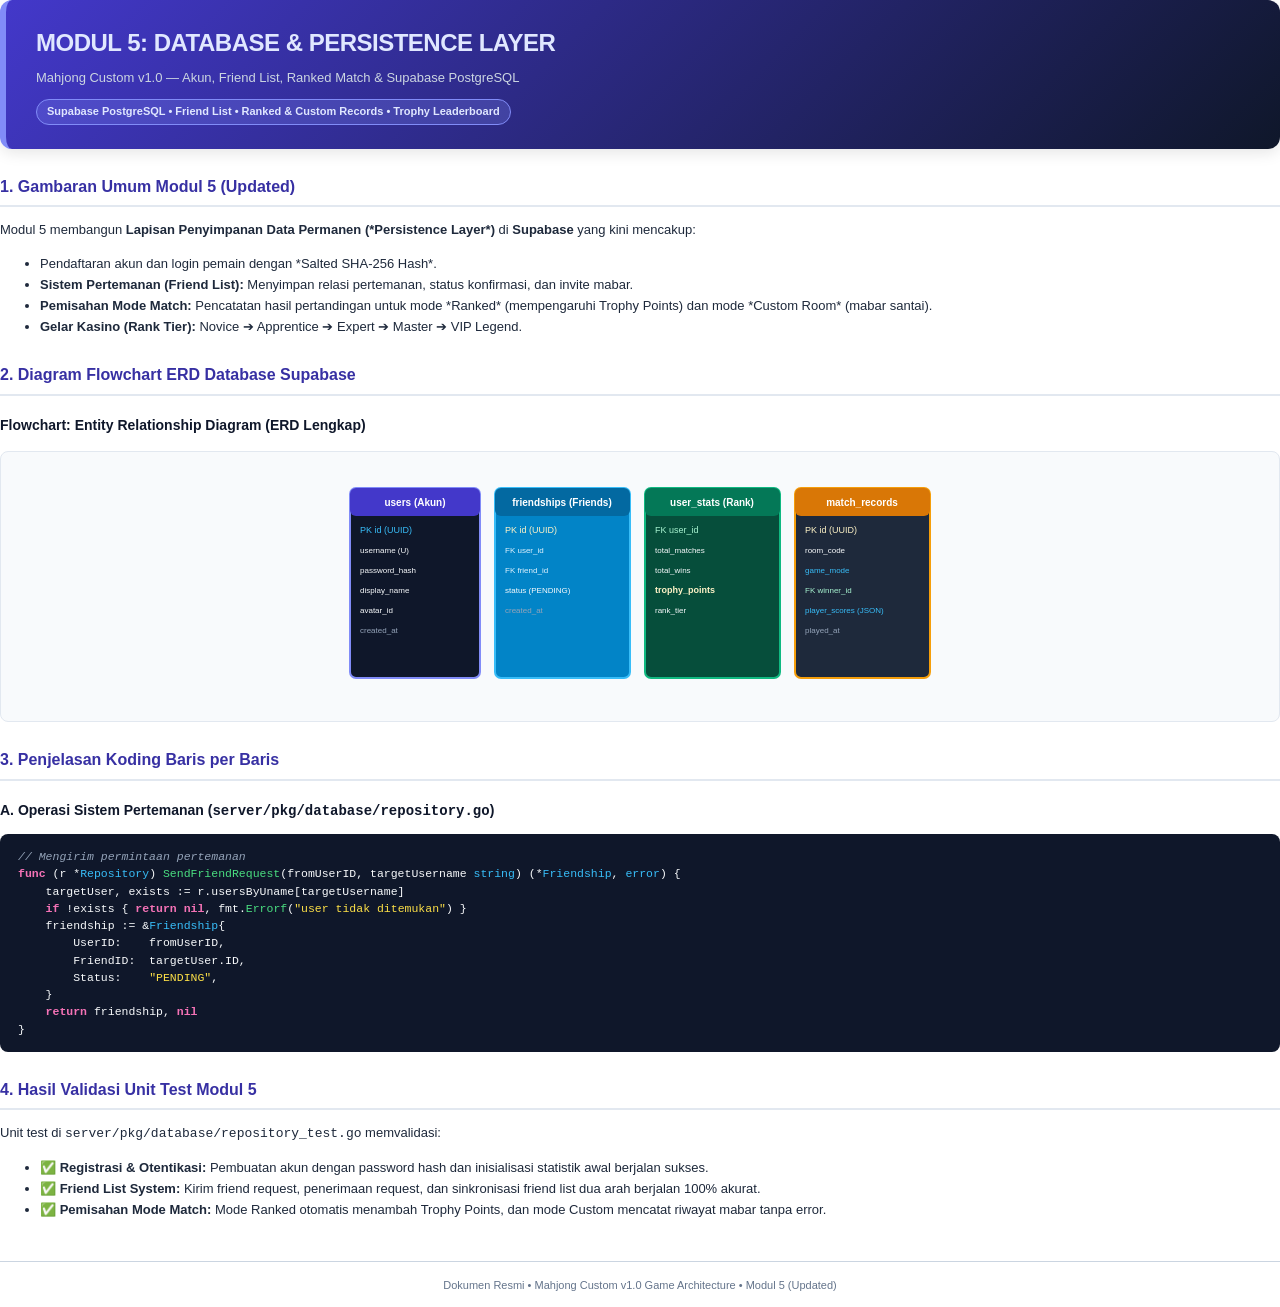
<file: modul_5_doc.html>
<!DOCTYPE html>
<html lang="id">
<head>
<meta charset="UTF-8">
<title>Modul 5: Database & Persistence Layer - Mahjong Custom v1.0</title>
<style>
  @page { size: A4; margin: 1.5cm; }
  body { font-family: 'Segoe UI', -apple-system, BlinkMacSystemFont, Roboto, Helvetica, Arial, sans-serif; color: #1e293b; background-color: #ffffff; line-height: 1.6; margin: 0; padding: 0; font-size: 13px; }
  .header-card { background: linear-gradient(135deg, #4338ca 0%, #0f172a 100%); color: #ffffff; padding: 24px 30px; border-radius: 12px; margin-bottom: 25px; box-shadow: 0 4px 15px rgba(0,0,0,0.1); border-left: 6px solid #818cf8; }
  .header-card h1 { margin: 0 0 6px 0; font-size: 24px; letter-spacing: -0.5px; color: #e0e7ff; }
  .header-card p { margin: 0; font-size: 13px; color: #cbd5e1; }
  .badge { display: inline-block; background: rgba(129, 140, 248, 0.25); color: #e0e7ff; border: 1px solid #818cf8; padding: 3px 10px; border-radius: 20px; font-size: 11px; font-weight: 600; margin-top: 10px; }
  h2 { color: #3730a3; border-bottom: 2px solid #e2e8f0; padding-bottom: 6px; margin-top: 25px; margin-bottom: 12px; font-size: 16px; }
  h3 { color: #0f172a; margin-top: 18px; margin-bottom: 8px; font-size: 14px; }
  table { width: 100%; border-collapse: collapse; margin: 15px 0; font-size: 12px; }
  th, td { border: 1px solid #cbd5e1; padding: 8px 12px; text-align: left; }
  th { background-color: #f1f5f9; color: #0f172a; font-weight: 600; }
  tr:nth-child(even) { background-color: #f8fafc; }
  .flowchart-container { background: #f8fafc; border: 1px solid #e2e8f0; border-radius: 8px; padding: 16px; margin: 15px 0; text-align: center; }
  .code-box { background: #0f172a; color: #f8fafc; padding: 14px 18px; border-radius: 8px; font-family: 'Consolas', 'Courier New', monospace; font-size: 11.5px; line-height: 1.5; overflow-x: auto; margin: 12px 0; }
  .code-keyword { color: #f472b6; font-weight: bold; }
  .code-type { color: #38bdf8; }
  .code-func { color: #4ade80; }
  .code-comment { color: #94a3b8; font-style: italic; }
  .code-string { color: #fde047; }
  .code-num { color: #fb923c; }
  .callout { background: #eff6ff; border-left: 4px solid #3b82f6; padding: 12px 16px; border-radius: 0 8px 8px 0; margin: 15px 0; font-size: 12px; }
  .callout-title { font-weight: 700; color: #1d4ed8; margin-bottom: 4px; }
  .page-break { page-break-before: always; }
</style>
</head>
<body>

<div class="header-card">
  <h1>MODUL 5: DATABASE & PERSISTENCE LAYER</h1>
  <p>Mahjong Custom v1.0 — Akun, Friend List, Ranked Match & Supabase PostgreSQL</p>
  <span class="badge">Supabase PostgreSQL &bull; Friend List &bull; Ranked & Custom Records &bull; Trophy Leaderboard</span>
</div>

<h2>1. Gambaran Umum Modul 5 (Updated)</h2>
<p>
  Modul 5 membangun <strong>Lapisan Penyimpanan Data Permanen (*Persistence Layer*)</strong> di <strong>Supabase</strong> yang kini mencakup:
</p>
<ul>
  <li>Pendaftaran akun dan login pemain dengan *Salted SHA-256 Hash*.</li>
  <li><strong>Sistem Pertemanan (Friend List):</strong> Menyimpan relasi pertemanan, status konfirmasi, dan invite mabar.</li>
  <li><strong>Pemisahan Mode Match:</strong> Pencatatan hasil pertandingan untuk mode *Ranked* (mempengaruhi Trophy Points) dan mode *Custom Room* (mabar santai).</li>
  <li><strong>Gelar Kasino (Rank Tier):</strong> Novice ➔ Apprentice ➔ Expert ➔ Master ➔ VIP Legend.</li>
</ul>

<h2>2. Diagram Flowchart ERD Database Supabase</h2>

<h3>Flowchart: Entity Relationship Diagram (ERD Lengkap)</h3>
<div class="flowchart-container">
  <svg width="600" height="230" viewBox="0 0 600 230" xmlns="http://www.w3.org/2000/svg">
    <!-- Table 1: users -->
    <rect x="10" y="20" width="130" height="190" rx="6" fill="#0f172a" stroke="#818cf8" stroke-width="2"/>
    <rect x="10" y="20" width="130" height="28" rx="6" fill="#4338ca"/>
    <text x="75" y="38" fill="#ffffff" font-size="10" font-weight="bold" text-anchor="middle">users (Akun)</text>
    <text x="20" y="65" fill="#38bdf8" font-size="9">PK id (UUID)</text>
    <text x="20" y="85" fill="#f8fafc" font-size="8">username (U)</text>
    <text x="20" y="105" fill="#f8fafc" font-size="8">password_hash</text>
    <text x="20" y="125" fill="#f8fafc" font-size="8">display_name</text>
    <text x="20" y="145" fill="#f8fafc" font-size="8">avatar_id</text>
    <text x="20" y="165" fill="#94a3b8" font-size="8">created_at</text>

    <!-- Table 2: friendships -->
    <rect x="155" y="20" width="135" height="190" rx="6" fill="#0284c7" stroke="#38bdf8" stroke-width="2"/>
    <rect x="155" y="20" width="135" height="28" rx="6" fill="#0369a1"/>
    <text x="222" y="38" fill="#ffffff" font-size="10" font-weight="bold" text-anchor="middle">friendships (Friends)</text>
    <text x="165" y="65" fill="#fef3c7" font-size="9">PK id (UUID)</text>
    <text x="165" y="85" fill="#e0f2fe" font-size="8">FK user_id</text>
    <text x="165" y="105" fill="#e0f2fe" font-size="8">FK friend_id</text>
    <text x="165" y="125" fill="#f8fafc" font-size="8">status (PENDING)</text>
    <text x="165" y="145" fill="#94a3b8" font-size="8">created_at</text>

    <!-- Table 3: user_stats -->
    <rect x="305" y="20" width="135" height="190" rx="6" fill="#064e3b" stroke="#10b981" stroke-width="2"/>
    <rect x="305" y="20" width="135" height="28" rx="6" fill="#047857"/>
    <text x="372" y="38" fill="#ffffff" font-size="10" font-weight="bold" text-anchor="middle">user_stats (Rank)</text>
    <text x="315" y="65" fill="#a7f3d0" font-size="9">FK user_id</text>
    <text x="315" y="85" fill="#f8fafc" font-size="8">total_matches</text>
    <text x="315" y="105" fill="#f8fafc" font-size="8">total_wins</text>
    <text x="315" y="125" fill="#fef3c7" font-size="9" font-weight="bold">trophy_points</text>
    <text x="315" y="145" fill="#f8fafc" font-size="8">rank_tier</text>

    <!-- Table 4: match_records -->
    <rect x="455" y="20" width="135" height="190" rx="6" fill="#1e293b" stroke="#f59e0b" stroke-width="2"/>
    <rect x="455" y="20" width="135" height="28" rx="6" fill="#d97706"/>
    <text x="522" y="38" fill="#ffffff" font-size="10" font-weight="bold" text-anchor="middle">match_records</text>
    <text x="465" y="65" fill="#fef3c7" font-size="9">PK id (UUID)</text>
    <text x="465" y="85" fill="#f8fafc" font-size="8">room_code</text>
    <text x="465" y="105" fill="#38bdf8" font-size="8">game_mode</text>
    <text x="465" y="125" fill="#a7f3d0" font-size="8">FK winner_id</text>
    <text x="465" y="145" fill="#38bdf8" font-size="8">player_scores (JSON)</text>
    <text x="465" y="165" fill="#94a3b8" font-size="8">played_at</text>
  </svg>
</div>

<div class="page-break"></div>

<h2>3. Penjelasan Koding Baris per Baris</h2>

<h3>A. Operasi Sistem Pertemanan (<code>server/pkg/database/repository.go</code>)</h3>
<div class="code-box">
<span class="code-comment">// Mengirim permintaan pertemanan</span><br>
<span class="code-keyword">func</span> (r *<span class="code-type">Repository</span>) <span class="code-func">SendFriendRequest</span>(fromUserID, targetUsername <span class="code-type">string</span>) (*<span class="code-type">Friendship</span>, <span class="code-type">error</span>) {<br>
&nbsp;&nbsp;&nbsp;&nbsp;targetUser, exists := r.usersByUname[targetUsername]<br>
&nbsp;&nbsp;&nbsp;&nbsp;<span class="code-keyword">if</span> !exists { <span class="code-keyword">return</span> <span class="code-keyword">nil</span>, fmt.<span class="code-func">Errorf</span>(<span class="code-string">"user tidak ditemukan"</span>) }<br>
&nbsp;&nbsp;&nbsp;&nbsp;friendship := &amp;<span class="code-type">Friendship</span>{<br>
&nbsp;&nbsp;&nbsp;&nbsp;&nbsp;&nbsp;&nbsp;&nbsp;UserID: &nbsp;&nbsp;&nbsp;fromUserID,<br>
&nbsp;&nbsp;&nbsp;&nbsp;&nbsp;&nbsp;&nbsp;&nbsp;FriendID: &nbsp;targetUser.ID,<br>
&nbsp;&nbsp;&nbsp;&nbsp;&nbsp;&nbsp;&nbsp;&nbsp;Status: &nbsp;&nbsp;&nbsp;<span class="code-string">"PENDING"</span>,<br>
&nbsp;&nbsp;&nbsp;&nbsp;}<br>
&nbsp;&nbsp;&nbsp;&nbsp;<span class="code-keyword">return</span> friendship, <span class="code-keyword">nil</span><br>
}
</div>

<h2>4. Hasil Validasi Unit Test Modul 5</h2>
<p>Unit test di <code>server/pkg/database/repository_test.go</code> memvalidasi:</p>
<ul>
  <li>✅ <strong>Registrasi & Otentikasi:</strong> Pembuatan akun dengan password hash dan inisialisasi statistik awal berjalan sukses.</li>
  <li>✅ <strong>Friend List System:</strong> Kirim friend request, penerimaan request, dan sinkronisasi friend list dua arah berjalan 100% akurat.</li>
  <li>✅ <strong>Pemisahan Mode Match:</strong> Mode Ranked otomatis menambah Trophy Points, dan mode Custom mencatat riwayat mabar tanpa error.</li>
</ul>

<div style="margin-top: 40px; padding: 15px; border-top: 1px solid #cbd5e1; text-align: center; font-size: 11px; color: #64748b;">
  Dokumen Resmi &bull; Mahjong Custom v1.0 Game Architecture &bull; Modul 5 (Updated)
</div>

</body>
</html>
</file>
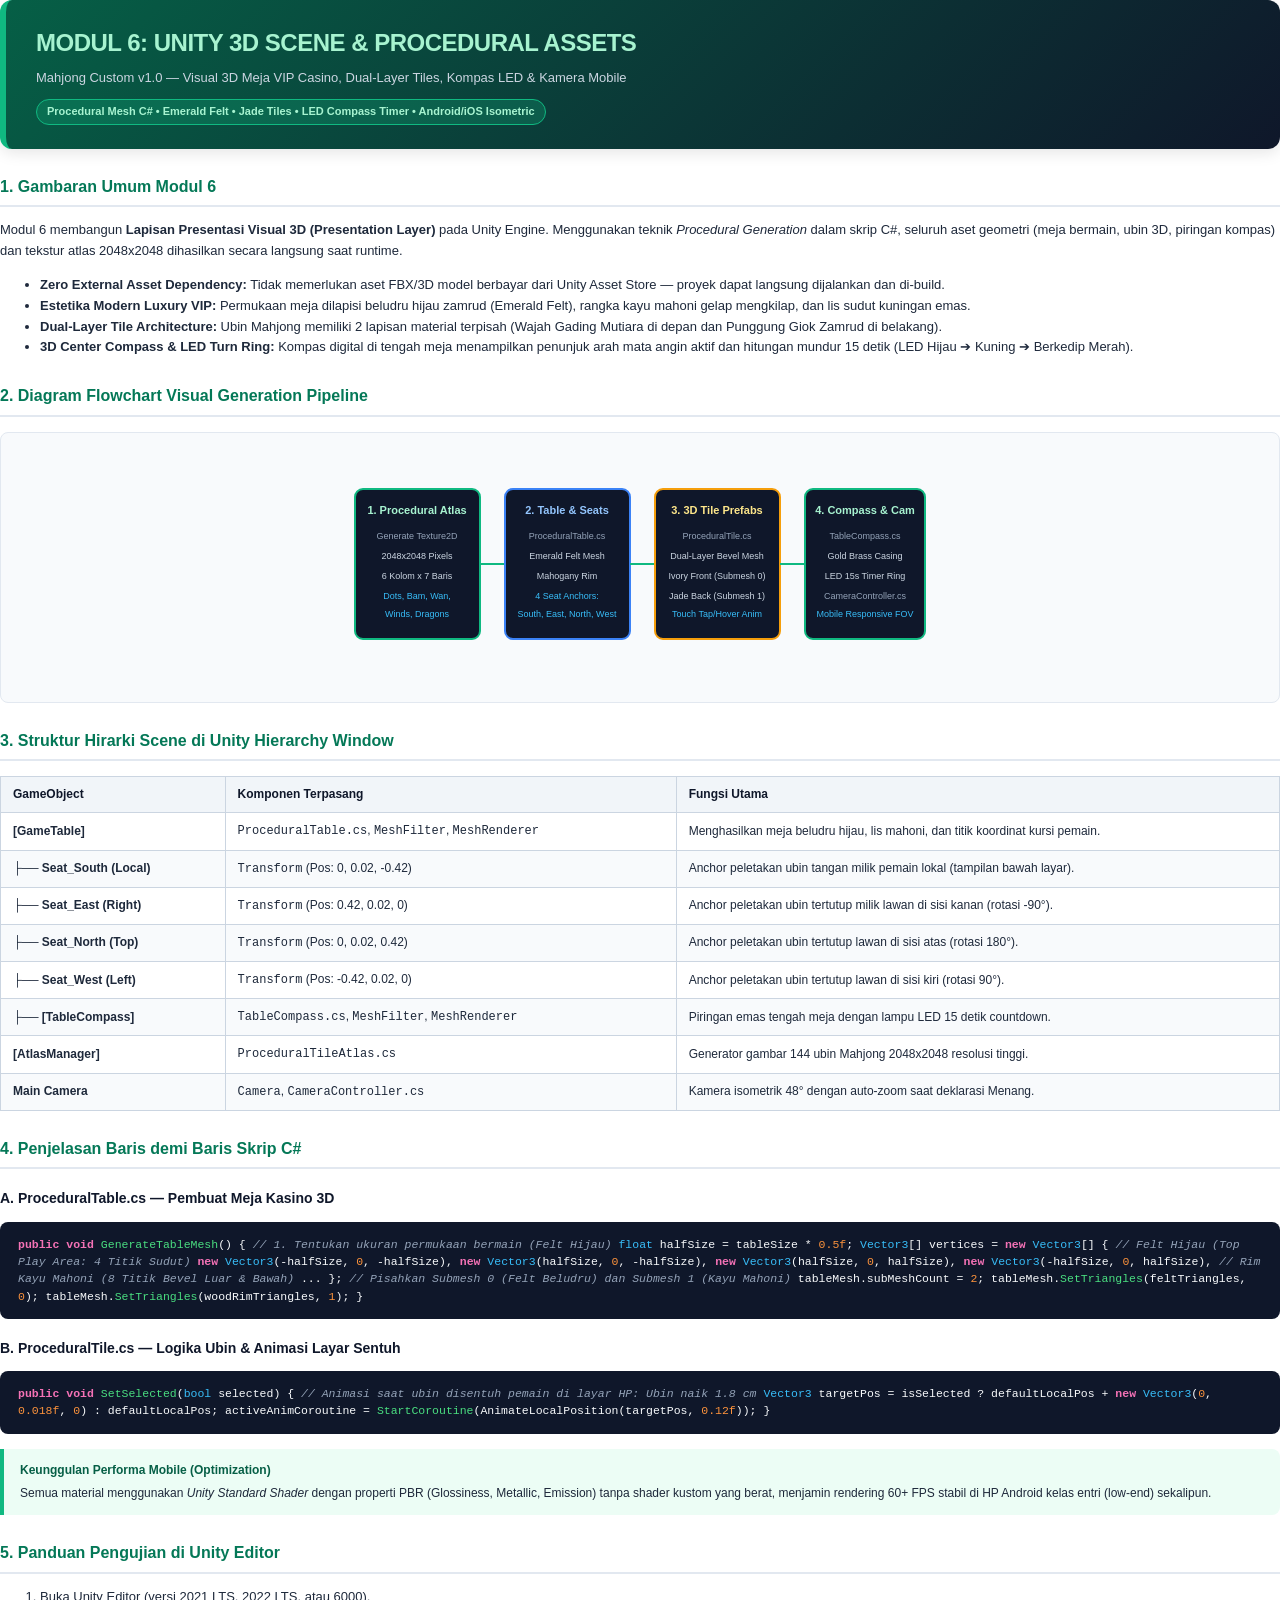
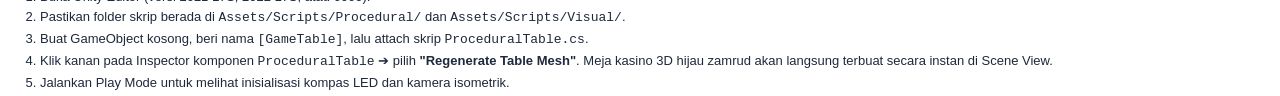
<file: modul_6_doc.html>
<!DOCTYPE html>
<html lang="id">
<head>
<meta charset="UTF-8">
<title>Modul 6: Unity 3D Scene & Procedural Assets - Mahjong Custom v1.0</title>
<style>
  @page { size: A4; margin: 1.5cm; }
  body { font-family: 'Segoe UI', -apple-system, BlinkMacSystemFont, Roboto, Helvetica, Arial, sans-serif; color: #1e293b; background-color: #ffffff; line-height: 1.6; margin: 0; padding: 0; font-size: 13px; }
  .header-card { background: linear-gradient(135deg, #065f46 0%, #0f172a 100%); color: #ffffff; padding: 24px 30px; border-radius: 12px; margin-bottom: 25px; box-shadow: 0 4px 15px rgba(0,0,0,0.1); border-left: 6px solid #10b981; }
  .header-card h1 { margin: 0 0 6px 0; font-size: 24px; letter-spacing: -0.5px; color: #a7f3d0; }
  .header-card p { margin: 0; font-size: 13px; color: #cbd5e1; }
  .badge { display: inline-block; background: rgba(16, 185, 129, 0.25); color: #a7f3d0; border: 1px solid #10b981; padding: 3px 10px; border-radius: 20px; font-size: 11px; font-weight: 600; margin-top: 10px; }
  h2 { color: #047857; border-bottom: 2px solid #e2e8f0; padding-bottom: 6px; margin-top: 25px; margin-bottom: 12px; font-size: 16px; }
  h3 { color: #0f172a; margin-top: 18px; margin-bottom: 8px; font-size: 14px; }
  table { width: 100%; border-collapse: collapse; margin: 15px 0; font-size: 12px; }
  th, td { border: 1px solid #cbd5e1; padding: 8px 12px; text-align: left; }
  th { background-color: #f1f5f9; color: #0f172a; font-weight: 600; }
  tr:nth-child(even) { background-color: #f8fafc; }
  .flowchart-container { background: #f8fafc; border: 1px solid #e2e8f0; border-radius: 8px; padding: 16px; margin: 15px 0; text-align: center; }
  .code-box { background: #0f172a; color: #f8fafc; padding: 14px 18px; border-radius: 8px; font-family: 'Consolas', 'Courier New', monospace; font-size: 11.5px; line-height: 1.5; overflow-x: auto; margin: 12px 0; }
  .code-keyword { color: #f472b6; font-weight: bold; }
  .code-type { color: #38bdf8; }
  .code-func { color: #4ade80; }
  .code-comment { color: #94a3b8; font-style: italic; }
  .code-string { color: #fde047; }
  .code-num { color: #fb923c; }
  .callout { background: #ecfdf5; border-left: 4px solid #10b981; padding: 12px 16px; border-radius: 0 8px 8px 0; margin: 15px 0; font-size: 12px; }
  .callout-title { font-weight: 700; color: #065f46; margin-bottom: 4px; }
  .page-break { page-break-before: always; }
</style>
</head>
<body>

<div class="header-card">
  <h1>MODUL 6: UNITY 3D SCENE & PROCEDURAL ASSETS</h1>
  <p>Mahjong Custom v1.0 — Visual 3D Meja VIP Casino, Dual-Layer Tiles, Kompas LED & Kamera Mobile</p>
  <span class="badge">Procedural Mesh C# &bull; Emerald Felt &bull; Jade Tiles &bull; LED Compass Timer &bull; Android/iOS Isometric</span>
</div>

<h2>1. Gambaran Umum Modul 6</h2>
<p>
  Modul 6 membangun <strong>Lapisan Presentasi Visual 3D (Presentation Layer)</strong> pada Unity Engine. Menggunakan teknik <em>Procedural Generation</em> dalam skrip C#, seluruh aset geometri (meja bermain, ubin 3D, piringan kompas) dan tekstur atlas 2048x2048 dihasilkan secara langsung saat runtime.
</p>
<ul>
  <li><strong>Zero External Asset Dependency:</strong> Tidak memerlukan aset FBX/3D model berbayar dari Unity Asset Store — proyek dapat langsung dijalankan dan di-build.</li>
  <li><strong>Estetika Modern Luxury VIP:</strong> Permukaan meja dilapisi beludru hijau zamrud (Emerald Felt), rangka kayu mahoni gelap mengkilap, dan lis sudut kuningan emas.</li>
  <li><strong>Dual-Layer Tile Architecture:</strong> Ubin Mahjong memiliki 2 lapisan material terpisah (Wajah Gading Mutiara di depan dan Punggung Giok Zamrud di belakang).</li>
  <li><strong>3D Center Compass & LED Turn Ring:</strong> Kompas digital di tengah meja menampilkan penunjuk arah mata angin aktif dan hitungan mundur 15 detik (LED Hijau ➔ Kuning ➔ Berkedip Merah).</li>
</ul>

<h2>2. Diagram Flowchart Visual Generation Pipeline</h2>
<div class="flowchart-container">
  <svg width="600" height="230" viewBox="0 0 600 230" xmlns="http://www.w3.org/2000/svg">
    <!-- Step 1 -->
    <rect x="15" y="40" width="125" height="150" rx="8" fill="#0f172a" stroke="#10b981" stroke-width="2"/>
    <text x="77" y="65" fill="#a7f3d0" font-size="11" font-weight="bold" text-anchor="middle">1. Procedural Atlas</text>
    <text x="77" y="90" fill="#94a3b8" font-size="9" text-anchor="middle">Generate Texture2D</text>
    <text x="77" y="110" fill="#cbd5e1" font-size="9" text-anchor="middle">2048x2048 Pixels</text>
    <text x="77" y="130" fill="#cbd5e1" font-size="9" text-anchor="middle">6 Kolom x 7 Baris</text>
    <text x="77" y="150" fill="#38bdf8" font-size="9" text-anchor="middle">Dots, Bam, Wan,</text>
    <text x="77" y="168" fill="#38bdf8" font-size="9" text-anchor="middle">Winds, Dragons</text>

    <!-- Arrow 1 -->
    <line x1="140" y1="115" x2="165" y2="115" stroke="#10b981" stroke-width="2" marker-end="url(#arrow)"/>

    <!-- Step 2 -->
    <rect x="165" y="40" width="125" height="150" rx="8" fill="#0f172a" stroke="#3b82f6" stroke-width="2"/>
    <text x="227" y="65" fill="#93c5fd" font-size="11" font-weight="bold" text-anchor="middle">2. Table & Seats</text>
    <text x="227" y="90" fill="#94a3b8" font-size="9" text-anchor="middle">ProceduralTable.cs</text>
    <text x="227" y="110" fill="#cbd5e1" font-size="9" text-anchor="middle">Emerald Felt Mesh</text>
    <text x="227" y="130" fill="#cbd5e1" font-size="9" text-anchor="middle">Mahogany Rim</text>
    <text x="227" y="150" fill="#38bdf8" font-size="9" text-anchor="middle">4 Seat Anchors:</text>
    <text x="227" y="168" fill="#38bdf8" font-size="9" text-anchor="middle">South, East, North, West</text>

    <!-- Arrow 2 -->
    <line x1="290" y1="115" x2="315" y2="115" stroke="#10b981" stroke-width="2"/>

    <!-- Step 3 -->
    <rect x="315" y="40" width="125" height="150" rx="8" fill="#0f172a" stroke="#f59e0b" stroke-width="2"/>
    <text x="377" y="65" fill="#fde68a" font-size="11" font-weight="bold" text-anchor="middle">3. 3D Tile Prefabs</text>
    <text x="377" y="90" fill="#94a3b8" font-size="9" text-anchor="middle">ProceduralTile.cs</text>
    <text x="377" y="110" fill="#cbd5e1" font-size="9" text-anchor="middle">Dual-Layer Bevel Mesh</text>
    <text x="377" y="130" fill="#cbd5e1" font-size="9" text-anchor="middle">Ivory Front (Submesh 0)</text>
    <text x="377" y="150" fill="#cbd5e1" font-size="9" text-anchor="middle">Jade Back (Submesh 1)</text>
    <text x="377" y="168" fill="#38bdf8" font-size="9" text-anchor="middle">Touch Tap/Hover Anim</text>

    <!-- Arrow 3 -->
    <line x1="440" y1="115" x2="465" y2="115" stroke="#10b981" stroke-width="2"/>

    <!-- Step 4 -->
    <rect x="465" y="40" width="120" height="150" rx="8" fill="#0f172a" stroke="#10b981" stroke-width="2"/>
    <text x="525" y="65" fill="#a7f3d0" font-size="11" font-weight="bold" text-anchor="middle">4. Compass & Cam</text>
    <text x="525" y="90" fill="#94a3b8" font-size="9" text-anchor="middle">TableCompass.cs</text>
    <text x="525" y="110" fill="#cbd5e1" font-size="9" text-anchor="middle">Gold Brass Casing</text>
    <text x="525" y="130" fill="#cbd5e1" font-size="9" text-anchor="middle">LED 15s Timer Ring</text>
    <text x="525" y="150" fill="#94a3b8" font-size="9" text-anchor="middle">CameraController.cs</text>
    <text x="525" y="168" fill="#38bdf8" font-size="9" text-anchor="middle">Mobile Responsive FOV</text>
  </svg>
</div>

<div class="page-break"></div>

<h2>3. Struktur Hirarki Scene di Unity Hierarchy Window</h2>
<table>
  <thead>
    <tr>
      <th>GameObject</th>
      <th>Komponen Terpasang</th>
      <th>Fungsi Utama</th>
    </tr>
  </thead>
  <tbody>
    <tr>
      <td><strong>[GameTable]</strong></td>
      <td><code>ProceduralTable.cs</code>, <code>MeshFilter</code>, <code>MeshRenderer</code></td>
      <td>Menghasilkan meja beludru hijau, lis mahoni, dan titik koordinat kursi pemain.</td>
    </tr>
    <tr>
      <td>├── <strong>Seat_South (Local)</strong></td>
      <td><code>Transform</code> (Pos: 0, 0.02, -0.42)</td>
      <td>Anchor peletakan ubin tangan milik pemain lokal (tampilan bawah layar).</td>
    </tr>
    <tr>
      <td>├── <strong>Seat_East (Right)</strong></td>
      <td><code>Transform</code> (Pos: 0.42, 0.02, 0)</td>
      <td>Anchor peletakan ubin tertutup milik lawan di sisi kanan (rotasi -90&deg;).</td>
    </tr>
    <tr>
      <td>├── <strong>Seat_North (Top)</strong></td>
      <td><code>Transform</code> (Pos: 0, 0.02, 0.42)</td>
      <td>Anchor peletakan ubin tertutup lawan di sisi atas (rotasi 180&deg;).</td>
    </tr>
    <tr>
      <td>├── <strong>Seat_West (Left)</strong></td>
      <td><code>Transform</code> (Pos: -0.42, 0.02, 0)</td>
      <td>Anchor peletakan ubin tertutup lawan di sisi kiri (rotasi 90&deg;).</td>
    </tr>
    <tr>
      <td>├── <strong>[TableCompass]</strong></td>
      <td><code>TableCompass.cs</code>, <code>MeshFilter</code>, <code>MeshRenderer</code></td>
      <td>Piringan emas tengah meja dengan lampu LED 15 detik countdown.</td>
    </tr>
    <tr>
      <td><strong>[AtlasManager]</strong></td>
      <td><code>ProceduralTileAtlas.cs</code></td>
      <td>Generator gambar 144 ubin Mahjong 2048x2048 resolusi tinggi.</td>
    </tr>
    <tr>
      <td><strong>Main Camera</strong></td>
      <td><code>Camera</code>, <code>CameraController.cs</code></td>
      <td>Kamera isometrik 48&deg; dengan auto-zoom saat deklarasi Menang.</td>
    </tr>
  </tbody>
</table>

<h2>4. Penjelasan Baris demi Baris Skrip C#</h2>

<h3>A. ProceduralTable.cs — Pembuat Meja Kasino 3D</h3>
<div class="code-box">
<span class="code-keyword">public void</span> <span class="code-func">GenerateTableMesh</span>()
{
    <span class="code-comment">// 1. Tentukan ukuran permukaan bermain (Felt Hijau)</span>
    <span class="code-type">float</span> halfSize = tableSize * <span class="code-num">0.5f</span>;
    <span class="code-type">Vector3</span>[] vertices = <span class="code-keyword">new</span> <span class="code-type">Vector3</span>[]
    {
        <span class="code-comment">// Felt Hijau (Top Play Area: 4 Titik Sudut)</span>
        <span class="code-keyword">new</span> <span class="code-type">Vector3</span>(-halfSize, <span class="code-num">0</span>, -halfSize),
        <span class="code-keyword">new</span> <span class="code-type">Vector3</span>(halfSize, <span class="code-num">0</span>, -halfSize),
        <span class="code-keyword">new</span> <span class="code-type">Vector3</span>(halfSize, <span class="code-num">0</span>, halfSize),
        <span class="code-keyword">new</span> <span class="code-type">Vector3</span>(-halfSize, <span class="code-num">0</span>, halfSize),
        <span class="code-comment">// Rim Kayu Mahoni (8 Titik Bevel Luar & Bawah)</span>
        ...
    };

    <span class="code-comment">// Pisahkan Submesh 0 (Felt Beludru) dan Submesh 1 (Kayu Mahoni)</span>
    tableMesh.subMeshCount = <span class="code-num">2</span>;
    tableMesh.<span class="code-func">SetTriangles</span>(feltTriangles, <span class="code-num">0</span>);
    tableMesh.<span class="code-func">SetTriangles</span>(woodRimTriangles, <span class="code-num">1</span>);
}
</div>

<h3>B. ProceduralTile.cs — Logika Ubin & Animasi Layar Sentuh</h3>
<div class="code-box">
<span class="code-keyword">public void</span> <span class="code-func">SetSelected</span>(<span class="code-type">bool</span> selected)
{
    <span class="code-comment">// Animasi saat ubin disentuh pemain di layar HP: Ubin naik 1.8 cm</span>
    <span class="code-type">Vector3</span> targetPos = isSelected ? defaultLocalPos + <span class="code-keyword">new</span> <span class="code-type">Vector3</span>(<span class="code-num">0</span>, <span class="code-num">0.018f</span>, <span class="code-num">0</span>) : defaultLocalPos;
    activeAnimCoroutine = <span class="code-func">StartCoroutine</span>(AnimateLocalPosition(targetPos, <span class="code-num">0.12f</span>));
}
</div>

<div class="callout">
  <div class="callout-title">Keunggulan Performa Mobile (Optimization)</div>
  Semua material menggunakan <em>Unity Standard Shader</em> dengan properti PBR (Glossiness, Metallic, Emission) tanpa shader kustom yang berat, menjamin rendering 60+ FPS stabil di HP Android kelas entri (low-end) sekalipun.
</div>

<h2>5. Panduan Pengujian di Unity Editor</h2>
<ol>
  <li>Buka Unity Editor (versi 2021 LTS, 2022 LTS, atau 6000).</li>
  <li>Pastikan folder skrip berada di <code>Assets/Scripts/Procedural/</code> dan <code>Assets/Scripts/Visual/</code>.</li>
  <li>Buat GameObject kosong, beri nama <code>[GameTable]</code>, lalu attach skrip <code>ProceduralTable.cs</code>.</li>
  <li>Klik kanan pada Inspector komponen <code>ProceduralTable</code> ➔ pilih <strong>"Regenerate Table Mesh"</strong>. Meja kasino 3D hijau zamrud akan langsung terbuat secara instan di Scene View.</li>
  <li>Jalankan Play Mode untuk melihat inisialisasi kompas LED dan kamera isometrik.</li>
</ol>

</body>
</html>
</file>
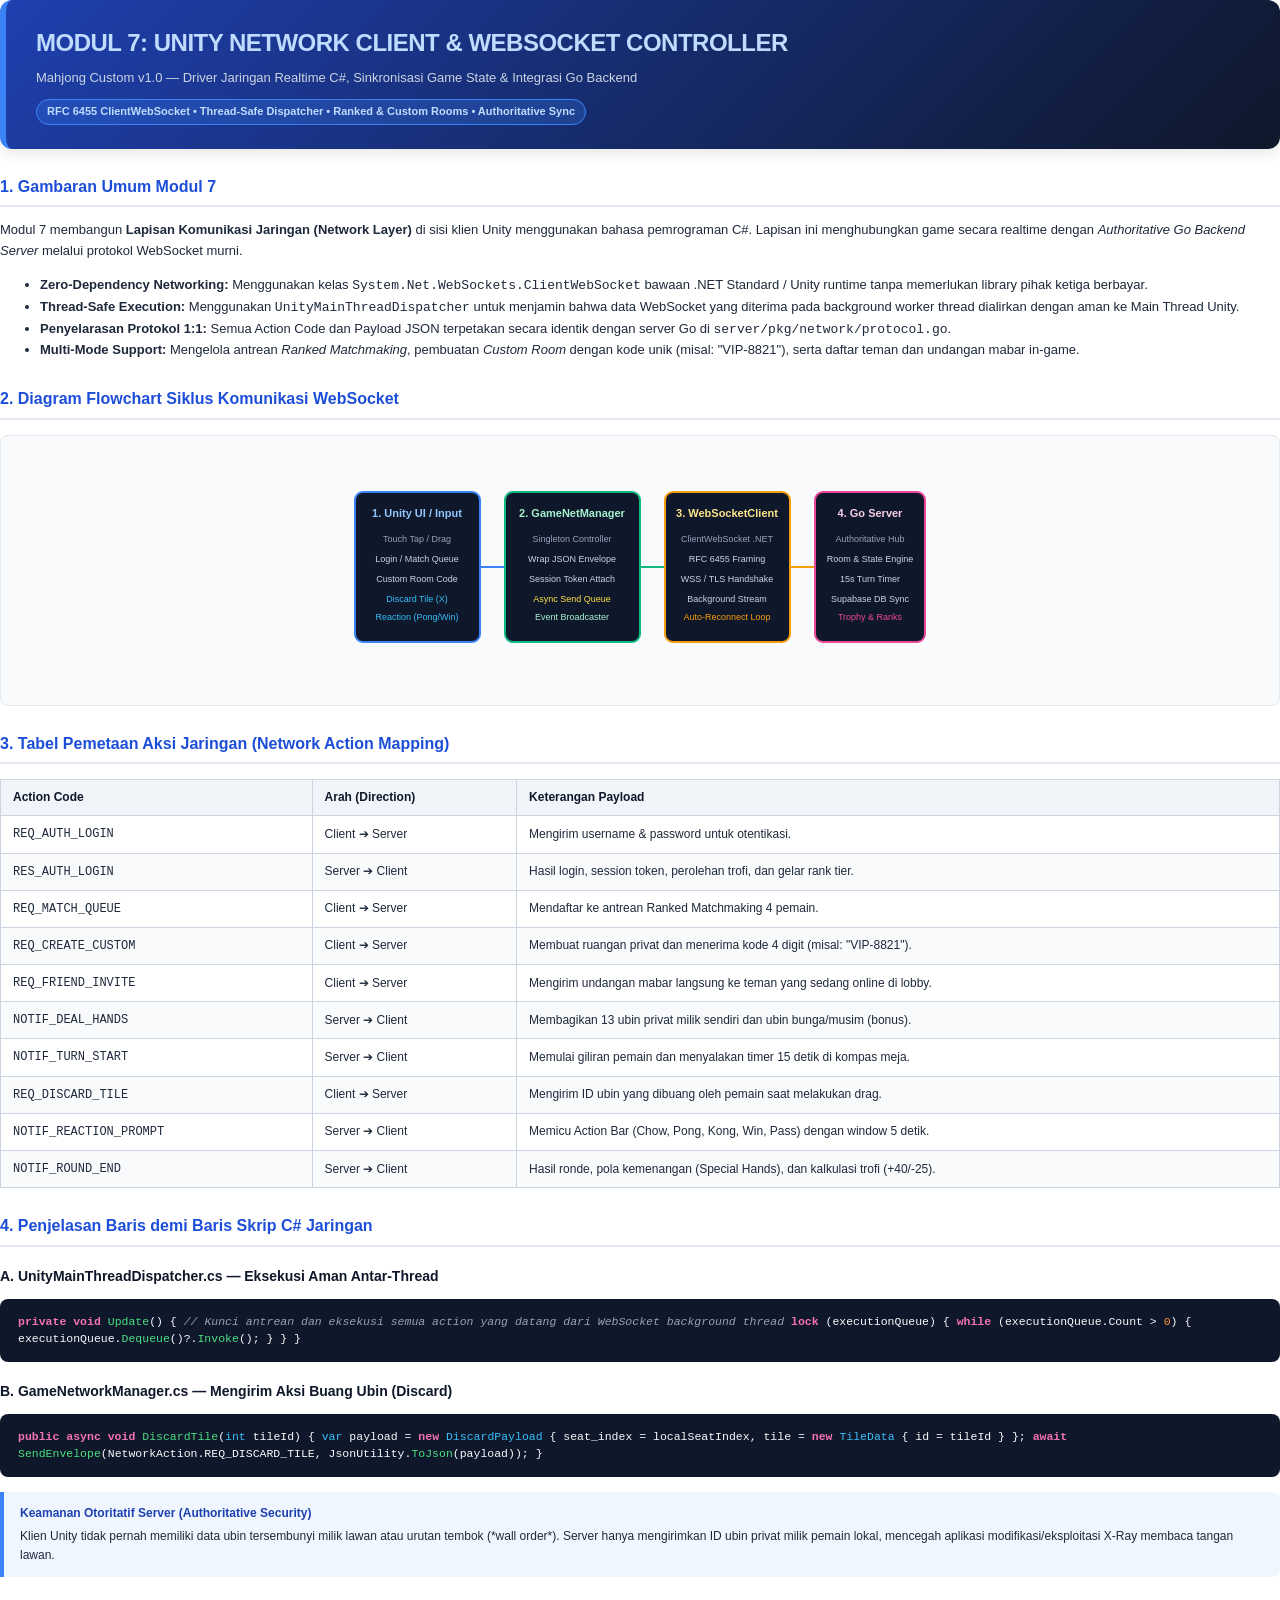
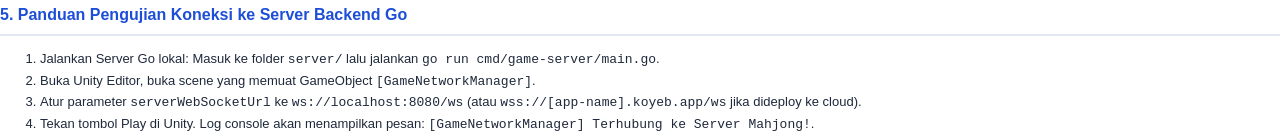
<file: modul_7_doc.html>
<!DOCTYPE html>
<html lang="id">
<head>
<meta charset="UTF-8">
<title>Modul 7: Unity Network Client & WebSocket Controller - Mahjong Custom v1.0</title>
<style>
  @page { size: A4; margin: 1.5cm; }
  body { font-family: 'Segoe UI', -apple-system, BlinkMacSystemFont, Roboto, Helvetica, Arial, sans-serif; color: #1e293b; background-color: #ffffff; line-height: 1.6; margin: 0; padding: 0; font-size: 13px; }
  .header-card { background: linear-gradient(135deg, #1e40af 0%, #0f172a 100%); color: #ffffff; padding: 24px 30px; border-radius: 12px; margin-bottom: 25px; box-shadow: 0 4px 15px rgba(0,0,0,0.1); border-left: 6px solid #3b82f6; }
  .header-card h1 { margin: 0 0 6px 0; font-size: 24px; letter-spacing: -0.5px; color: #bfdbfe; }
  .header-card p { margin: 0; font-size: 13px; color: #cbd5e1; }
  .badge { display: inline-block; background: rgba(59, 130, 246, 0.25); color: #bfdbfe; border: 1px solid #3b82f6; padding: 3px 10px; border-radius: 20px; font-size: 11px; font-weight: 600; margin-top: 10px; }
  h2 { color: #1d4ed8; border-bottom: 2px solid #e2e8f0; padding-bottom: 6px; margin-top: 25px; margin-bottom: 12px; font-size: 16px; }
  h3 { color: #0f172a; margin-top: 18px; margin-bottom: 8px; font-size: 14px; }
  table { width: 100%; border-collapse: collapse; margin: 15px 0; font-size: 12px; }
  th, td { border: 1px solid #cbd5e1; padding: 8px 12px; text-align: left; }
  th { background-color: #f1f5f9; color: #0f172a; font-weight: 600; }
  tr:nth-child(even) { background-color: #f8fafc; }
  .flowchart-container { background: #f8fafc; border: 1px solid #e2e8f0; border-radius: 8px; padding: 16px; margin: 15px 0; text-align: center; }
  .code-box { background: #0f172a; color: #f8fafc; padding: 14px 18px; border-radius: 8px; font-family: 'Consolas', 'Courier New', monospace; font-size: 11.5px; line-height: 1.5; overflow-x: auto; margin: 12px 0; }
  .code-keyword { color: #f472b6; font-weight: bold; }
  .code-type { color: #38bdf8; }
  .code-func { color: #4ade80; }
  .code-comment { color: #94a3b8; font-style: italic; }
  .code-string { color: #fde047; }
  .code-num { color: #fb923c; }
  .callout { background: #eff6ff; border-left: 4px solid #3b82f6; padding: 12px 16px; border-radius: 0 8px 8px 0; margin: 15px 0; font-size: 12px; }
  .callout-title { font-weight: 700; color: #1e40af; margin-bottom: 4px; }
  .page-break { page-break-before: always; }
</style>
</head>
<body>

<div class="header-card">
  <h1>MODUL 7: UNITY NETWORK CLIENT & WEBSOCKET CONTROLLER</h1>
  <p>Mahjong Custom v1.0 — Driver Jaringan Realtime C#, Sinkronisasi Game State & Integrasi Go Backend</p>
  <span class="badge">RFC 6455 ClientWebSocket &bull; Thread-Safe Dispatcher &bull; Ranked & Custom Rooms &bull; Authoritative Sync</span>
</div>

<h2>1. Gambaran Umum Modul 7</h2>
<p>
  Modul 7 membangun <strong>Lapisan Komunikasi Jaringan (Network Layer)</strong> di sisi klien Unity menggunakan bahasa pemrograman C#. Lapisan ini menghubungkan game secara realtime dengan <em>Authoritative Go Backend Server</em> melalui protokol WebSocket murni.
</p>
<ul>
  <li><strong>Zero-Dependency Networking:</strong> Menggunakan kelas <code>System.Net.WebSockets.ClientWebSocket</code> bawaan .NET Standard / Unity runtime tanpa memerlukan library pihak ketiga berbayar.</li>
  <li><strong>Thread-Safe Execution:</strong> Menggunakan <code>UnityMainThreadDispatcher</code> untuk menjamin bahwa data WebSocket yang diterima pada background worker thread dialirkan dengan aman ke Main Thread Unity.</li>
  <li><strong>Penyelarasan Protokol 1:1:</strong> Semua Action Code dan Payload JSON terpetakan secara identik dengan server Go di <code>server/pkg/network/protocol.go</code>.</li>
  <li><strong>Multi-Mode Support:</strong> Mengelola antrean <em>Ranked Matchmaking</em>, pembuatan <em>Custom Room</em> dengan kode unik (misal: "VIP-8821"), serta daftar teman dan undangan mabar in-game.</li>
</ul>

<h2>2. Diagram Flowchart Siklus Komunikasi WebSocket</h2>
<div class="flowchart-container">
  <svg width="600" height="230" viewBox="0 0 600 230" xmlns="http://www.w3.org/2000/svg">
    <!-- Box 1: Unity UI -->
    <rect x="15" y="40" width="125" height="150" rx="8" fill="#0f172a" stroke="#3b82f6" stroke-width="2"/>
    <text x="77" y="65" fill="#93c5fd" font-size="11" font-weight="bold" text-anchor="middle">1. Unity UI / Input</text>
    <text x="77" y="90" fill="#94a3b8" font-size="9" text-anchor="middle">Touch Tap / Drag</text>
    <text x="77" y="110" fill="#cbd5e1" font-size="9" text-anchor="middle">Login / Match Queue</text>
    <text x="77" y="130" fill="#cbd5e1" font-size="9" text-anchor="middle">Custom Room Code</text>
    <text x="77" y="150" fill="#38bdf8" font-size="9" text-anchor="middle">Discard Tile (X)</text>
    <text x="77" y="168" fill="#38bdf8" font-size="9" text-anchor="middle">Reaction (Pong/Win)</text>

    <!-- Arrow 1 -->
    <line x1="140" y1="115" x2="165" y2="115" stroke="#3b82f6" stroke-width="2"/>

    <!-- Box 2: GameNetworkManager -->
    <rect x="165" y="40" width="135" height="150" rx="8" fill="#0f172a" stroke="#10b981" stroke-width="2"/>
    <text x="232" y="65" fill="#a7f3d0" font-size="11" font-weight="bold" text-anchor="middle">2. GameNetManager</text>
    <text x="232" y="90" fill="#94a3b8" font-size="9" text-anchor="middle">Singleton Controller</text>
    <text x="232" y="110" fill="#cbd5e1" font-size="9" text-anchor="middle">Wrap JSON Envelope</text>
    <text x="232" y="130" fill="#cbd5e1" font-size="9" text-anchor="middle">Session Token Attach</text>
    <text x="232" y="150" fill="#fde047" font-size="9" text-anchor="middle">Async Send Queue</text>
    <text x="232" y="168" fill="#a7f3d0" font-size="9" text-anchor="middle">Event Broadcaster</text>

    <!-- Arrow 2 -->
    <line x1="300" y1="115" x2="325" y2="115" stroke="#10b981" stroke-width="2"/>

    <!-- Box 3: WebSocketClient -->
    <rect x="325" y="40" width="125" height="150" rx="8" fill="#0f172a" stroke="#f59e0b" stroke-width="2"/>
    <text x="387" y="65" fill="#fde68a" font-size="11" font-weight="bold" text-anchor="middle">3. WebSocketClient</text>
    <text x="387" y="90" fill="#94a3b8" font-size="9" text-anchor="middle">ClientWebSocket .NET</text>
    <text x="387" y="110" fill="#cbd5e1" font-size="9" text-anchor="middle">RFC 6455 Framing</text>
    <text x="387" y="130" fill="#cbd5e1" font-size="9" text-anchor="middle">WSS / TLS Handshake</text>
    <text x="387" y="150" fill="#cbd5e1" font-size="9" text-anchor="middle">Background Stream</text>
    <text x="387" y="168" fill="#f59e0b" font-size="9" text-anchor="middle">Auto-Reconnect Loop</text>

    <!-- Arrow 3 -->
    <line x1="450" y1="115" x2="475" y2="115" stroke="#f59e0b" stroke-width="2"/>

    <!-- Box 4: Go Backend Server -->
    <rect x="475" y="40" width="110" height="150" rx="8" fill="#0f172a" stroke="#ec4899" stroke-width="2"/>
    <text x="530" y="65" fill="#fbcfe8" font-size="11" font-weight="bold" text-anchor="middle">4. Go Server</text>
    <text x="530" y="90" fill="#94a3b8" font-size="9" text-anchor="middle">Authoritative Hub</text>
    <text x="530" y="110" fill="#cbd5e1" font-size="9" text-anchor="middle">Room & State Engine</text>
    <text x="530" y="130" fill="#cbd5e1" font-size="9" text-anchor="middle">15s Turn Timer</text>
    <text x="530" y="150" fill="#cbd5e1" font-size="9" text-anchor="middle">Supabase DB Sync</text>
    <text x="530" y="168" fill="#ec4899" font-size="9" text-anchor="middle">Trophy & Ranks</text>
  </svg>
</div>

<div class="page-break"></div>

<h2>3. Tabel Pemetaan Aksi Jaringan (Network Action Mapping)</h2>
<table>
  <thead>
    <tr>
      <th>Action Code</th>
      <th>Arah (Direction)</th>
      <th>Keterangan Payload</th>
    </tr>
  </thead>
  <tbody>
    <tr>
      <td><code>REQ_AUTH_LOGIN</code></td>
      <td>Client ➔ Server</td>
      <td>Mengirim username & password untuk otentikasi.</td>
    </tr>
    <tr>
      <td><code>RES_AUTH_LOGIN</code></td>
      <td>Server ➔ Client</td>
      <td>Hasil login, session token, perolehan trofi, dan gelar rank tier.</td>
    </tr>
    <tr>
      <td><code>REQ_MATCH_QUEUE</code></td>
      <td>Client ➔ Server</td>
      <td>Mendaftar ke antrean Ranked Matchmaking 4 pemain.</td>
    </tr>
    <tr>
      <td><code>REQ_CREATE_CUSTOM</code></td>
      <td>Client ➔ Server</td>
      <td>Membuat ruangan privat dan menerima kode 4 digit (misal: "VIP-8821").</td>
    </tr>
    <tr>
      <td><code>REQ_FRIEND_INVITE</code></td>
      <td>Client ➔ Server</td>
      <td>Mengirim undangan mabar langsung ke teman yang sedang online di lobby.</td>
    </tr>
    <tr>
      <td><code>NOTIF_DEAL_HANDS</code></td>
      <td>Server ➔ Client</td>
      <td>Membagikan 13 ubin privat milik sendiri dan ubin bunga/musim (bonus).</td>
    </tr>
    <tr>
      <td><code>NOTIF_TURN_START</code></td>
      <td>Server ➔ Client</td>
      <td>Memulai giliran pemain dan menyalakan timer 15 detik di kompas meja.</td>
    </tr>
    <tr>
      <td><code>REQ_DISCARD_TILE</code></td>
      <td>Client ➔ Server</td>
      <td>Mengirim ID ubin yang dibuang oleh pemain saat melakukan drag.</td>
    </tr>
    <tr>
      <td><code>NOTIF_REACTION_PROMPT</code></td>
      <td>Server ➔ Client</td>
      <td>Memicu Action Bar (Chow, Pong, Kong, Win, Pass) dengan window 5 detik.</td>
    </tr>
    <tr>
      <td><code>NOTIF_ROUND_END</code></td>
      <td>Server ➔ Client</td>
      <td>Hasil ronde, pola kemenangan (Special Hands), dan kalkulasi trofi (+40/-25).</td>
    </tr>
  </tbody>
</table>

<h2>4. Penjelasan Baris demi Baris Skrip C# Jaringan</h2>

<h3>A. UnityMainThreadDispatcher.cs — Eksekusi Aman Antar-Thread</h3>
<div class="code-box">
<span class="code-keyword">private void</span> <span class="code-func">Update</span>()
{
    <span class="code-comment">// Kunci antrean dan eksekusi semua action yang datang dari WebSocket background thread</span>
    <span class="code-keyword">lock</span> (executionQueue)
    {
        <span class="code-keyword">while</span> (executionQueue.Count > <span class="code-num">0</span>)
        {
            executionQueue.<span class="code-func">Dequeue</span>()?.<span class="code-func">Invoke</span>();
        }
    }
}
</div>

<h3>B. GameNetworkManager.cs — Mengirim Aksi Buang Ubin (Discard)</h3>
<div class="code-box">
<span class="code-keyword">public async void</span> <span class="code-func">DiscardTile</span>(<span class="code-type">int</span> tileId)
{
    <span class="code-type">var</span> payload = <span class="code-keyword">new</span> <span class="code-type">DiscardPayload</span> 
    { 
        seat_index = localSeatIndex, 
        tile = <span class="code-keyword">new</span> <span class="code-type">TileData</span> { id = tileId } 
    };
    <span class="code-keyword">await</span> <span class="code-func">SendEnvelope</span>(NetworkAction.REQ_DISCARD_TILE, JsonUtility.<span class="code-func">ToJson</span>(payload));
}
</div>

<div class="callout">
  <div class="callout-title">Keamanan Otoritatif Server (Authoritative Security)</div>
  Klien Unity tidak pernah memiliki data ubin tersembunyi milik lawan atau urutan tembok (*wall order*). Server hanya mengirimkan ID ubin privat milik pemain lokal, mencegah aplikasi modifikasi/eksploitasi X-Ray membaca tangan lawan.
</div>

<h2>5. Panduan Pengujian Koneksi ke Server Backend Go</h2>
<ol>
  <li>Jalankan Server Go lokal: Masuk ke folder <code>server/</code> lalu jalankan <code>go run cmd/game-server/main.go</code>.</li>
  <li>Buka Unity Editor, buka scene yang memuat GameObject <code>[GameNetworkManager]</code>.</li>
  <li>Atur parameter <code>serverWebSocketUrl</code> ke <code>ws://localhost:8080/ws</code> (atau <code>wss://[app-name].koyeb.app/ws</code> jika dideploy ke cloud).</li>
  <li>Tekan tombol Play di Unity. Log console akan menampilkan pesan: <code>[GameNetworkManager] Terhubung ke Server Mahjong!</code>.</li>
</ol>

</body>
</html>
</file>
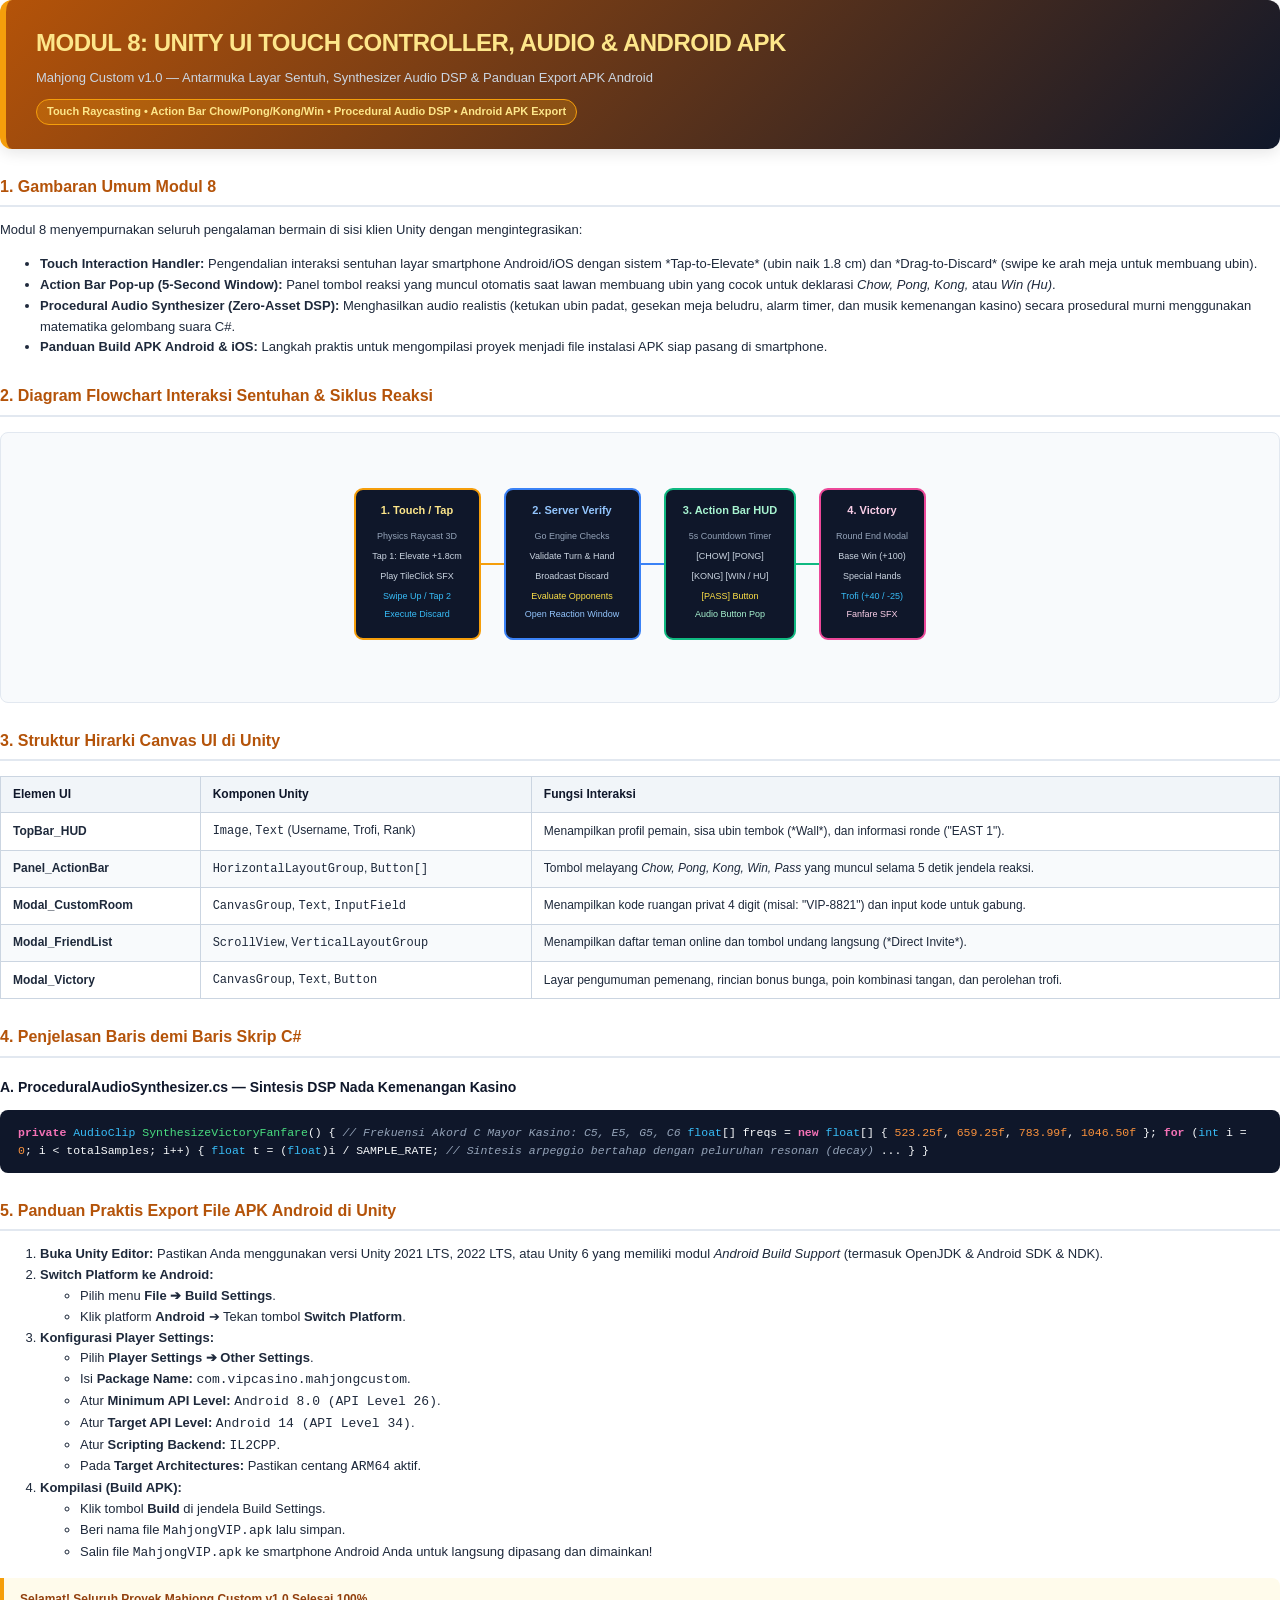
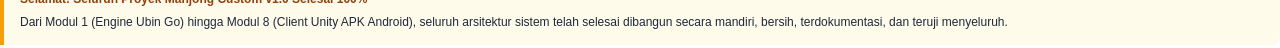
<file: modul_8_doc.html>
<!DOCTYPE html>
<html lang="id">
<head>
<meta charset="UTF-8">
<title>Modul 8: Unity UI Touch Controller, Sound Synthesizer & Android APK - Mahjong Custom v1.0</title>
<style>
  @page { size: A4; margin: 1.5cm; }
  body { font-family: 'Segoe UI', -apple-system, BlinkMacSystemFont, Roboto, Helvetica, Arial, sans-serif; color: #1e293b; background-color: #ffffff; line-height: 1.6; margin: 0; padding: 0; font-size: 13px; }
  .header-card { background: linear-gradient(135deg, #b45309 0%, #0f172a 100%); color: #ffffff; padding: 24px 30px; border-radius: 12px; margin-bottom: 25px; box-shadow: 0 4px 15px rgba(0,0,0,0.1); border-left: 6px solid #f59e0b; }
  .header-card h1 { margin: 0 0 6px 0; font-size: 24px; letter-spacing: -0.5px; color: #fde68a; }
  .header-card p { margin: 0; font-size: 13px; color: #cbd5e1; }
  .badge { display: inline-block; background: rgba(245, 158, 11, 0.25); color: #fde68a; border: 1px solid #f59e0b; padding: 3px 10px; border-radius: 20px; font-size: 11px; font-weight: 600; margin-top: 10px; }
  h2 { color: #b45309; border-bottom: 2px solid #e2e8f0; padding-bottom: 6px; margin-top: 25px; margin-bottom: 12px; font-size: 16px; }
  h3 { color: #0f172a; margin-top: 18px; margin-bottom: 8px; font-size: 14px; }
  table { width: 100%; border-collapse: collapse; margin: 15px 0; font-size: 12px; }
  th, td { border: 1px solid #cbd5e1; padding: 8px 12px; text-align: left; }
  th { background-color: #f1f5f9; color: #0f172a; font-weight: 600; }
  tr:nth-child(even) { background-color: #f8fafc; }
  .flowchart-container { background: #f8fafc; border: 1px solid #e2e8f0; border-radius: 8px; padding: 16px; margin: 15px 0; text-align: center; }
  .code-box { background: #0f172a; color: #f8fafc; padding: 14px 18px; border-radius: 8px; font-family: 'Consolas', 'Courier New', monospace; font-size: 11.5px; line-height: 1.5; overflow-x: auto; margin: 12px 0; }
  .code-keyword { color: #f472b6; font-weight: bold; }
  .code-type { color: #38bdf8; }
  .code-func { color: #4ade80; }
  .code-comment { color: #94a3b8; font-style: italic; }
  .code-string { color: #fde047; }
  .code-num { color: #fb923c; }
  .callout { background: #fffbeb; border-left: 4px solid #f59e0b; padding: 12px 16px; border-radius: 0 8px 8px 0; margin: 15px 0; font-size: 12px; }
  .callout-title { font-weight: 700; color: #92400e; margin-bottom: 4px; }
  .page-break { page-break-before: always; }
</style>
</head>
<body>

<div class="header-card">
  <h1>MODUL 8: UNITY UI TOUCH CONTROLLER, AUDIO & ANDROID APK</h1>
  <p>Mahjong Custom v1.0 — Antarmuka Layar Sentuh, Synthesizer Audio DSP & Panduan Export APK Android</p>
  <span class="badge">Touch Raycasting &bull; Action Bar Chow/Pong/Kong/Win &bull; Procedural Audio DSP &bull; Android APK Export</span>
</div>

<h2>1. Gambaran Umum Modul 8</h2>
<p>
  Modul 8 menyempurnakan seluruh pengalaman bermain di sisi klien Unity dengan mengintegrasikan:
</p>
<ul>
  <li><strong>Touch Interaction Handler:</strong> Pengendalian interaksi sentuhan layar smartphone Android/iOS dengan sistem *Tap-to-Elevate* (ubin naik 1.8 cm) dan *Drag-to-Discard* (swipe ke arah meja untuk membuang ubin).</li>
  <li><strong>Action Bar Pop-up (5-Second Window):</strong> Panel tombol reaksi yang muncul otomatis saat lawan membuang ubin yang cocok untuk deklarasi <em>Chow, Pong, Kong,</em> atau <em>Win (Hu)</em>.</li>
  <li><strong>Procedural Audio Synthesizer (Zero-Asset DSP):</strong> Menghasilkan audio realistis (ketukan ubin padat, gesekan meja beludru, alarm timer, dan musik kemenangan kasino) secara prosedural murni menggunakan matematika gelombang suara C#.</li>
  <li><strong>Panduan Build APK Android & iOS:</strong> Langkah praktis untuk mengompilasi proyek menjadi file instalasi APK siap pasang di smartphone.</li>
</ul>

<h2>2. Diagram Flowchart Interaksi Sentuhan & Siklus Reaksi</h2>
<div class="flowchart-container">
  <svg width="600" height="230" viewBox="0 0 600 230" xmlns="http://www.w3.org/2000/svg">
    <!-- Touch Event -->
    <rect x="15" y="40" width="125" height="150" rx="8" fill="#0f172a" stroke="#f59e0b" stroke-width="2"/>
    <text x="77" y="65" fill="#fde68a" font-size="11" font-weight="bold" text-anchor="middle">1. Touch / Tap</text>
    <text x="77" y="90" fill="#94a3b8" font-size="9" text-anchor="middle">Physics Raycast 3D</text>
    <text x="77" y="110" fill="#cbd5e1" font-size="9" text-anchor="middle">Tap 1: Elevate +1.8cm</text>
    <text x="77" y="130" fill="#cbd5e1" font-size="9" text-anchor="middle">Play TileClick SFX</text>
    <text x="77" y="150" fill="#38bdf8" font-size="9" text-anchor="middle">Swipe Up / Tap 2</text>
    <text x="77" y="168" fill="#38bdf8" font-size="9" text-anchor="middle">Execute Discard</text>

    <!-- Arrow 1 -->
    <line x1="140" y1="115" x2="165" y2="115" stroke="#f59e0b" stroke-width="2"/>

    <!-- Server Verification -->
    <rect x="165" y="40" width="135" height="150" rx="8" fill="#0f172a" stroke="#3b82f6" stroke-width="2"/>
    <text x="232" y="65" fill="#93c5fd" font-size="11" font-weight="bold" text-anchor="middle">2. Server Verify</text>
    <text x="232" y="90" fill="#94a3b8" font-size="9" text-anchor="middle">Go Engine Checks</text>
    <text x="232" y="110" fill="#cbd5e1" font-size="9" text-anchor="middle">Validate Turn & Hand</text>
    <text x="232" y="130" fill="#cbd5e1" font-size="9" text-anchor="middle">Broadcast Discard</text>
    <text x="232" y="150" fill="#fde047" font-size="9" text-anchor="middle">Evaluate Opponents</text>
    <text x="232" y="168" fill="#93c5fd" font-size="9" text-anchor="middle">Open Reaction Window</text>

    <!-- Arrow 2 -->
    <line x1="300" y1="115" x2="325" y2="115" stroke="#3b82f6" stroke-width="2"/>

    <!-- Action Bar Popup -->
    <rect x="325" y="40" width="130" height="150" rx="8" fill="#0f172a" stroke="#10b981" stroke-width="2"/>
    <text x="390" y="65" fill="#a7f3d0" font-size="11" font-weight="bold" text-anchor="middle">3. Action Bar HUD</text>
    <text x="390" y="90" fill="#94a3b8" font-size="9" text-anchor="middle">5s Countdown Timer</text>
    <text x="390" y="110" fill="#cbd5e1" font-size="9" text-anchor="middle">[CHOW] [PONG]</text>
    <text x="390" y="130" fill="#cbd5e1" font-size="9" text-anchor="middle">[KONG] [WIN / HU]</text>
    <text x="390" y="150" fill="#fde047" font-size="9" text-anchor="middle">[PASS] Button</text>
    <text x="390" y="168" fill="#a7f3d0" font-size="9" text-anchor="middle">Audio Button Pop</text>

    <!-- Arrow 3 -->
    <line x1="455" y1="115" x2="480" y2="115" stroke="#10b981" stroke-width="2"/>

    <!-- Outcome / Victory -->
    <rect x="480" y="40" width="105" height="150" rx="8" fill="#0f172a" stroke="#ec4899" stroke-width="2"/>
    <text x="532" y="65" fill="#fbcfe8" font-size="11" font-weight="bold" text-anchor="middle">4. Victory</text>
    <text x="532" y="90" fill="#94a3b8" font-size="9" text-anchor="middle">Round End Modal</text>
    <text x="532" y="110" fill="#cbd5e1" font-size="9" text-anchor="middle">Base Win (+100)</text>
    <text x="532" y="130" fill="#cbd5e1" font-size="9" text-anchor="middle">Special Hands</text>
    <text x="532" y="150" fill="#38bdf8" font-size="9" text-anchor="middle">Trofi (+40 / -25)</text>
    <text x="532" y="168" fill="#fbcfe8" font-size="9" text-anchor="middle">Fanfare SFX</text>
  </svg>
</div>

<div class="page-break"></div>

<h2>3. Struktur Hirarki Canvas UI di Unity</h2>
<table>
  <thead>
    <tr>
      <th>Elemen UI</th>
      <th>Komponen Unity</th>
      <th>Fungsi Interaksi</th>
    </tr>
  </thead>
  <tbody>
    <tr>
      <td><strong>TopBar_HUD</strong></td>
      <td><code>Image</code>, <code>Text</code> (Username, Trofi, Rank)</td>
      <td>Menampilkan profil pemain, sisa ubin tembok (*Wall*), dan informasi ronde ("EAST 1").</td>
    </tr>
    <tr>
      <td><strong>Panel_ActionBar</strong></td>
      <td><code>HorizontalLayoutGroup</code>, <code>Button[]</code></td>
      <td>Tombol melayang <em>Chow, Pong, Kong, Win, Pass</em> yang muncul selama 5 detik jendela reaksi.</td>
    </tr>
    <tr>
      <td><strong>Modal_CustomRoom</strong></td>
      <td><code>CanvasGroup</code>, <code>Text</code>, <code>InputField</code></td>
      <td>Menampilkan kode ruangan privat 4 digit (misal: "VIP-8821") dan input kode untuk gabung.</td>
    </tr>
    <tr>
      <td><strong>Modal_FriendList</strong></td>
      <td><code>ScrollView</code>, <code>VerticalLayoutGroup</code></td>
      <td>Menampilkan daftar teman online dan tombol undang langsung (*Direct Invite*).</td>
    </tr>
    <tr>
      <td><strong>Modal_Victory</strong></td>
      <td><code>CanvasGroup</code>, <code>Text</code>, <code>Button</code></td>
      <td>Layar pengumuman pemenang, rincian bonus bunga, poin kombinasi tangan, dan perolehan trofi.</td>
    </tr>
  </tbody>
</table>

<h2>4. Penjelasan Baris demi Baris Skrip C#</h2>

<h3>A. ProceduralAudioSynthesizer.cs — Sintesis DSP Nada Kemenangan Kasino</h3>
<div class="code-box">
<span class="code-keyword">private</span> <span class="code-type">AudioClip</span> <span class="code-func">SynthesizeVictoryFanfare</span>()
{
    <span class="code-comment">// Frekuensi Akord C Mayor Kasino: C5, E5, G5, C6</span>
    <span class="code-type">float</span>[] freqs = <span class="code-keyword">new</span> <span class="code-type">float</span>[] { <span class="code-num">523.25f</span>, <span class="code-num">659.25f</span>, <span class="code-num">783.99f</span>, <span class="code-num">1046.50f</span> };
    <span class="code-keyword">for</span> (<span class="code-type">int</span> i = <span class="code-num">0</span>; i &lt; totalSamples; i++)
    {
        <span class="code-type">float</span> t = (<span class="code-type">float</span>)i / SAMPLE_RATE;
        <span class="code-comment">// Sintesis arpeggio bertahap dengan peluruhan resonan (decay)</span>
        ...
    }
}
</div>

<h2>5. Panduan Praktis Export File APK Android di Unity</h2>
<ol>
  <li><strong>Buka Unity Editor:</strong> Pastikan Anda menggunakan versi Unity 2021 LTS, 2022 LTS, atau Unity 6 yang memiliki modul <em>Android Build Support</em> (termasuk OpenJDK & Android SDK & NDK).</li>
  <li><strong>Switch Platform ke Android:</strong>
    <ul>
      <li>Pilih menu <strong>File ➔ Build Settings</strong>.</li>
      <li>Klik platform <strong>Android</strong> ➔ Tekan tombol <strong>Switch Platform</strong>.</li>
    </ul>
  </li>
  <li><strong>Konfigurasi Player Settings:</strong>
    <ul>
      <li>Pilih <strong>Player Settings ➔ Other Settings</strong>.</li>
      <li>Isi <strong>Package Name:</strong> <code>com.vipcasino.mahjongcustom</code>.</li>
      <li>Atur <strong>Minimum API Level:</strong> <code>Android 8.0 (API Level 26)</code>.</li>
      <li>Atur <strong>Target API Level:</strong> <code>Android 14 (API Level 34)</code>.</li>
      <li>Atur <strong>Scripting Backend:</strong> <code>IL2CPP</code>.</li>
      <li>Pada <strong>Target Architectures:</strong> Pastikan centang <code>ARM64</code> aktif.</li>
    </ul>
  </li>
  <li><strong>Kompilasi (Build APK):</strong>
    <ul>
      <li>Klik tombol <strong>Build</strong> di jendela Build Settings.</li>
      <li>Beri nama file <code>MahjongVIP.apk</code> lalu simpan.</li>
      <li>Salin file <code>MahjongVIP.apk</code> ke smartphone Android Anda untuk langsung dipasang dan dimainkan!</li>
    </ul>
  </li>
</ol>

<div class="callout">
  <div class="callout-title">Selamat! Seluruh Proyek Mahjong Custom v1.0 Selesai 100%</div>
  Dari Modul 1 (Engine Ubin Go) hingga Modul 8 (Client Unity APK Android), seluruh arsitektur sistem telah selesai dibangun secara mandiri, bersih, terdokumentasi, dan teruji menyeluruh.
</div>

</body>
</html>
</file>
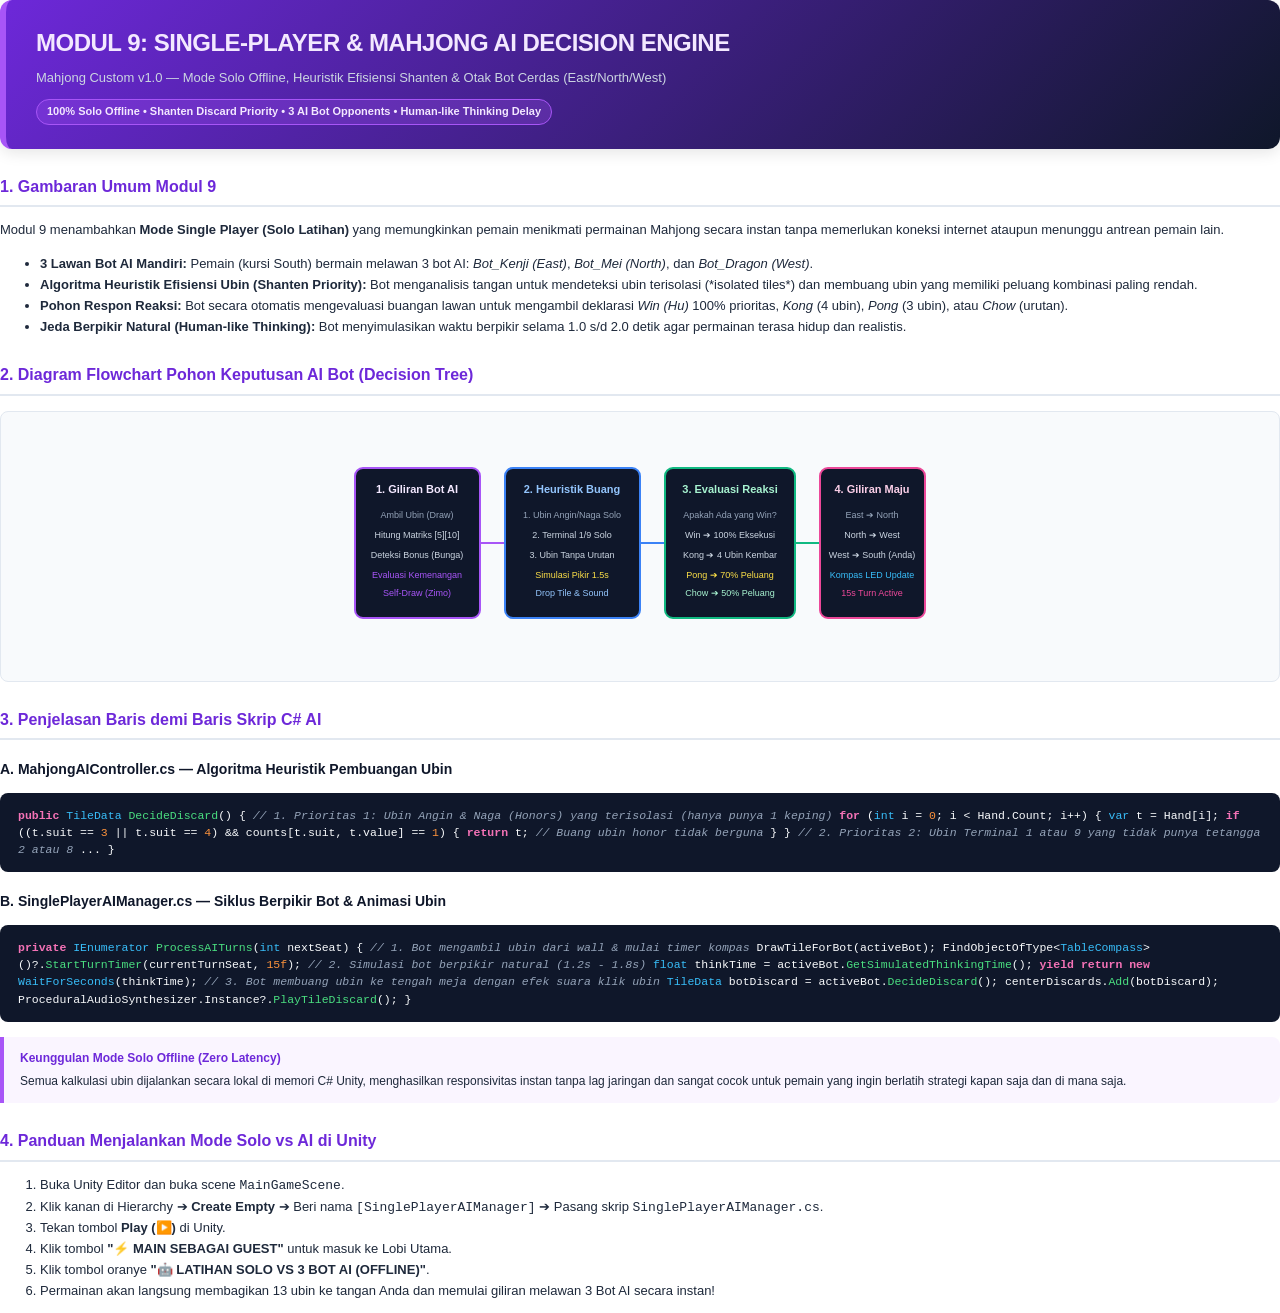
<file: modul_9_doc.html>
<!DOCTYPE html>
<html lang="id">
<head>
<meta charset="UTF-8">
<title>Modul 9: Single-Player Mode & Mahjong AI Decision Engine - Mahjong Custom v1.0</title>
<style>
  @page { size: A4; margin: 1.5cm; }
  body { font-family: 'Segoe UI', -apple-system, BlinkMacSystemFont, Roboto, Helvetica, Arial, sans-serif; color: #1e293b; background-color: #ffffff; line-height: 1.6; margin: 0; padding: 0; font-size: 13px; }
  .header-card { background: linear-gradient(135deg, #6d28d9 0%, #0f172a 100%); color: #ffffff; padding: 24px 30px; border-radius: 12px; margin-bottom: 25px; box-shadow: 0 4px 15px rgba(0,0,0,0.1); border-left: 6px solid #a855f7; }
  .header-card h1 { margin: 0 0 6px 0; font-size: 24px; letter-spacing: -0.5px; color: #f3e8ff; }
  .header-card p { margin: 0; font-size: 13px; color: #cbd5e1; }
  .badge { display: inline-block; background: rgba(168, 85, 247, 0.25); color: #f3e8ff; border: 1px solid #a855f7; padding: 3px 10px; border-radius: 20px; font-size: 11px; font-weight: 600; margin-top: 10px; }
  h2 { color: #6d28d9; border-bottom: 2px solid #e2e8f0; padding-bottom: 6px; margin-top: 25px; margin-bottom: 12px; font-size: 16px; }
  h3 { color: #0f172a; margin-top: 18px; margin-bottom: 8px; font-size: 14px; }
  table { width: 100%; border-collapse: collapse; margin: 15px 0; font-size: 12px; }
  th, td { border: 1px solid #cbd5e1; padding: 8px 12px; text-align: left; }
  th { background-color: #f1f5f9; color: #0f172a; font-weight: 600; }
  tr:nth-child(even) { background-color: #f8fafc; }
  .flowchart-container { background: #f8fafc; border: 1px solid #e2e8f0; border-radius: 8px; padding: 16px; margin: 15px 0; text-align: center; }
  .code-box { background: #0f172a; color: #f8fafc; padding: 14px 18px; border-radius: 8px; font-family: 'Consolas', 'Courier New', monospace; font-size: 11.5px; line-height: 1.5; overflow-x: auto; margin: 12px 0; }
  .code-keyword { color: #f472b6; font-weight: bold; }
  .code-type { color: #38bdf8; }
  .code-func { color: #4ade80; }
  .code-comment { color: #94a3b8; font-style: italic; }
  .code-string { color: #fde047; }
  .code-num { color: #fb923c; }
  .callout { background: #faf5ff; border-left: 4px solid #a855f7; padding: 12px 16px; border-radius: 0 8px 8px 0; margin: 15px 0; font-size: 12px; }
  .callout-title { font-weight: 700; color: #6d28d9; margin-bottom: 4px; }
  .page-break { page-break-before: always; }
</style>
</head>
<body>

<div class="header-card">
  <h1>MODUL 9: SINGLE-PLAYER & MAHJONG AI DECISION ENGINE</h1>
  <p>Mahjong Custom v1.0 — Mode Solo Offline, Heuristik Efisiensi Shanten & Otak Bot Cerdas (East/North/West)</p>
  <span class="badge">100% Solo Offline &bull; Shanten Discard Priority &bull; 3 AI Bot Opponents &bull; Human-like Thinking Delay</span>
</div>

<h2>1. Gambaran Umum Modul 9</h2>
<p>
  Modul 9 menambahkan <strong>Mode Single Player (Solo Latihan)</strong> yang memungkinkan pemain menikmati permainan Mahjong secara instan tanpa memerlukan koneksi internet ataupun menunggu antrean pemain lain.
</p>
<ul>
  <li><strong>3 Lawan Bot AI Mandiri:</strong> Pemain (kursi South) bermain melawan 3 bot AI: <em>Bot_Kenji (East)</em>, <em>Bot_Mei (North)</em>, dan <em>Bot_Dragon (West)</em>.</li>
  <li><strong>Algoritma Heuristik Efisiensi Ubin (Shanten Priority):</strong> Bot menganalisis tangan untuk mendeteksi ubin terisolasi (*isolated tiles*) dan membuang ubin yang memiliki peluang kombinasi paling rendah.</li>
  <li><strong>Pohon Respon Reaksi:</strong> Bot secara otomatis mengevaluasi buangan lawan untuk mengambil deklarasi <em>Win (Hu)</em> 100% prioritas, <em>Kong</em> (4 ubin), <em>Pong</em> (3 ubin), atau <em>Chow</em> (urutan).</li>
  <li><strong>Jeda Berpikir Natural (Human-like Thinking):</strong> Bot menyimulasikan waktu berpikir selama 1.0 s/d 2.0 detik agar permainan terasa hidup dan realistis.</li>
</ul>

<h2>2. Diagram Flowchart Pohon Keputusan AI Bot (Decision Tree)</h2>
<div class="flowchart-container">
  <svg width="600" height="230" viewBox="0 0 600 230" xmlns="http://www.w3.org/2000/svg">
    <!-- Box 1: Turn Start -->
    <rect x="15" y="40" width="125" height="150" rx="8" fill="#0f172a" stroke="#a855f7" stroke-width="2"/>
    <text x="77" y="65" fill="#f3e8ff" font-size="11" font-weight="bold" text-anchor="middle">1. Giliran Bot AI</text>
    <text x="77" y="90" fill="#94a3b8" font-size="9" text-anchor="middle">Ambil Ubin (Draw)</text>
    <text x="77" y="110" fill="#cbd5e1" font-size="9" text-anchor="middle">Hitung Matriks [5][10]</text>
    <text x="77" y="130" fill="#cbd5e1" font-size="9" text-anchor="middle">Deteksi Bonus (Bunga)</text>
    <text x="77" y="150" fill="#a855f7" font-size="9" text-anchor="middle">Evaluasi Kemenangan</text>
    <text x="77" y="168" fill="#a855f7" font-size="9" text-anchor="middle">Self-Draw (Zimo)</text>

    <!-- Arrow 1 -->
    <line x1="140" y1="115" x2="165" y2="115" stroke="#a855f7" stroke-width="2"/>

    <!-- Box 2: Discard Heuristic -->
    <rect x="165" y="40" width="135" height="150" rx="8" fill="#0f172a" stroke="#3b82f6" stroke-width="2"/>
    <text x="232" y="65" fill="#93c5fd" font-size="11" font-weight="bold" text-anchor="middle">2. Heuristik Buang</text>
    <text x="232" y="90" fill="#94a3b8" font-size="9" text-anchor="middle">1. Ubin Angin/Naga Solo</text>
    <text x="232" y="110" fill="#cbd5e1" font-size="9" text-anchor="middle">2. Terminal 1/9 Solo</text>
    <text x="232" y="130" fill="#cbd5e1" font-size="9" text-anchor="middle">3. Ubin Tanpa Urutan</text>
    <text x="232" y="150" fill="#fde047" font-size="9" text-anchor="middle">Simulasi Pikir 1.5s</text>
    <text x="232" y="168" fill="#93c5fd" font-size="9" text-anchor="middle">Drop Tile & Sound</text>

    <!-- Arrow 2 -->
    <line x1="300" y1="115" x2="325" y2="115" stroke="#3b82f6" stroke-width="2"/>

    <!-- Box 3: Opponent Reaction -->
    <rect x="325" y="40" width="130" height="150" rx="8" fill="#0f172a" stroke="#10b981" stroke-width="2"/>
    <text x="390" y="65" fill="#a7f3d0" font-size="11" font-weight="bold" text-anchor="middle">3. Evaluasi Reaksi</text>
    <text x="390" y="90" fill="#94a3b8" font-size="9" text-anchor="middle">Apakah Ada yang Win?</text>
    <text x="390" y="110" fill="#cbd5e1" font-size="9" text-anchor="middle">Win ➔ 100% Eksekusi</text>
    <text x="390" y="130" fill="#cbd5e1" font-size="9" text-anchor="middle">Kong ➔ 4 Ubin Kembar</text>
    <text x="390" y="150" fill="#fde047" font-size="9" text-anchor="middle">Pong ➔ 70% Peluang</text>
    <text x="390" y="168" fill="#a7f3d0" font-size="9" text-anchor="middle">Chow ➔ 50% Peluang</text>

    <!-- Arrow 3 -->
    <line x1="455" y1="115" x2="480" y2="115" stroke="#10b981" stroke-width="2"/>

    <!-- Box 4: Next Turn -->
    <rect x="480" y="40" width="105" height="150" rx="8" fill="#0f172a" stroke="#ec4899" stroke-width="2"/>
    <text x="532" y="65" fill="#fbcfe8" font-size="11" font-weight="bold" text-anchor="middle">4. Giliran Maju</text>
    <text x="532" y="90" fill="#94a3b8" font-size="9" text-anchor="middle">East ➔ North</text>
    <text x="532" y="110" fill="#cbd5e1" font-size="9" text-anchor="middle">North ➔ West</text>
    <text x="532" y="130" fill="#cbd5e1" font-size="9" text-anchor="middle">West ➔ South (Anda)</text>
    <text x="532" y="150" fill="#38bdf8" font-size="9" text-anchor="middle">Kompas LED Update</text>
    <text x="532" y="168" fill="#ec4899" font-size="9" text-anchor="middle">15s Turn Active</text>
  </svg>
</div>

<div class="page-break"></div>

<h2>3. Penjelasan Baris demi Baris Skrip C# AI</h2>

<h3>A. MahjongAIController.cs — Algoritma Heuristik Pembuangan Ubin</h3>
<div class="code-box">
<span class="code-keyword">public</span> <span class="code-type">TileData</span> <span class="code-func">DecideDiscard</span>()
{
    <span class="code-comment">// 1. Prioritas 1: Ubin Angin & Naga (Honors) yang terisolasi (hanya punya 1 keping)</span>
    <span class="code-keyword">for</span> (<span class="code-type">int</span> i = <span class="code-num">0</span>; i &lt; Hand.Count; i++)
    {
        <span class="code-type">var</span> t = Hand[i];
        <span class="code-keyword">if</span> ((t.suit == <span class="code-num">3</span> || t.suit == <span class="code-num">4</span>) && counts[t.suit, t.value] == <span class="code-num">1</span>)
        {
            <span class="code-keyword">return</span> t; <span class="code-comment">// Buang ubin honor tidak berguna</span>
        }
    }

    <span class="code-comment">// 2. Prioritas 2: Ubin Terminal 1 atau 9 yang tidak punya tetangga 2 atau 8</span>
    ...
}
</div>

<h3>B. SinglePlayerAIManager.cs — Siklus Berpikir Bot & Animasi Ubin</h3>
<div class="code-box">
<span class="code-keyword">private</span> <span class="code-type">IEnumerator</span> <span class="code-func">ProcessAITurns</span>(<span class="code-type">int</span> nextSeat)
{
    <span class="code-comment">// 1. Bot mengambil ubin dari wall & mulai timer kompas</span>
    DrawTileForBot(activeBot);
    FindObjectOfType&lt;<span class="code-type">TableCompass</span>&gt;()?.<span class="code-func">StartTurnTimer</span>(currentTurnSeat, <span class="code-num">15f</span>);

    <span class="code-comment">// 2. Simulasi bot berpikir natural (1.2s - 1.8s)</span>
    <span class="code-type">float</span> thinkTime = activeBot.<span class="code-func">GetSimulatedThinkingTime</span>();
    <span class="code-keyword">yield return new</span> <span class="code-type">WaitForSeconds</span>(thinkTime);

    <span class="code-comment">// 3. Bot membuang ubin ke tengah meja dengan efek suara klik ubin</span>
    <span class="code-type">TileData</span> botDiscard = activeBot.<span class="code-func">DecideDiscard</span>();
    centerDiscards.<span class="code-func">Add</span>(botDiscard);
    ProceduralAudioSynthesizer.Instance?.<span class="code-func">PlayTileDiscard</span>();
}
</div>

<div class="callout">
  <div class="callout-title">Keunggulan Mode Solo Offline (Zero Latency)</div>
  Semua kalkulasi ubin dijalankan secara lokal di memori C# Unity, menghasilkan responsivitas instan tanpa lag jaringan dan sangat cocok untuk pemain yang ingin berlatih strategi kapan saja dan di mana saja.
</div>

<h2>4. Panduan Menjalankan Mode Solo vs AI di Unity</h2>
<ol>
  <li>Buka Unity Editor dan buka scene <code>MainGameScene</code>.</li>
  <li>Klik kanan di Hierarchy ➔ <strong>Create Empty</strong> ➔ Beri nama <code>[SinglePlayerAIManager]</code> ➔ Pasang skrip <code>SinglePlayerAIManager.cs</code>.</li>
  <li>Tekan tombol <strong>Play (▶️)</strong> di Unity.</li>
  <li>Klik tombol <strong>"⚡ MAIN SEBAGAI GUEST"</strong> untuk masuk ke Lobi Utama.</li>
  <li>Klik tombol oranye <strong>"🤖 LATIHAN SOLO VS 3 BOT AI (OFFLINE)"</strong>.</li>
  <li>Permainan akan langsung membagikan 13 ubin ke tangan Anda dan memulai giliran melawan 3 Bot AI secara instan!</li>
</ol>

</body>
</html>
</file>
